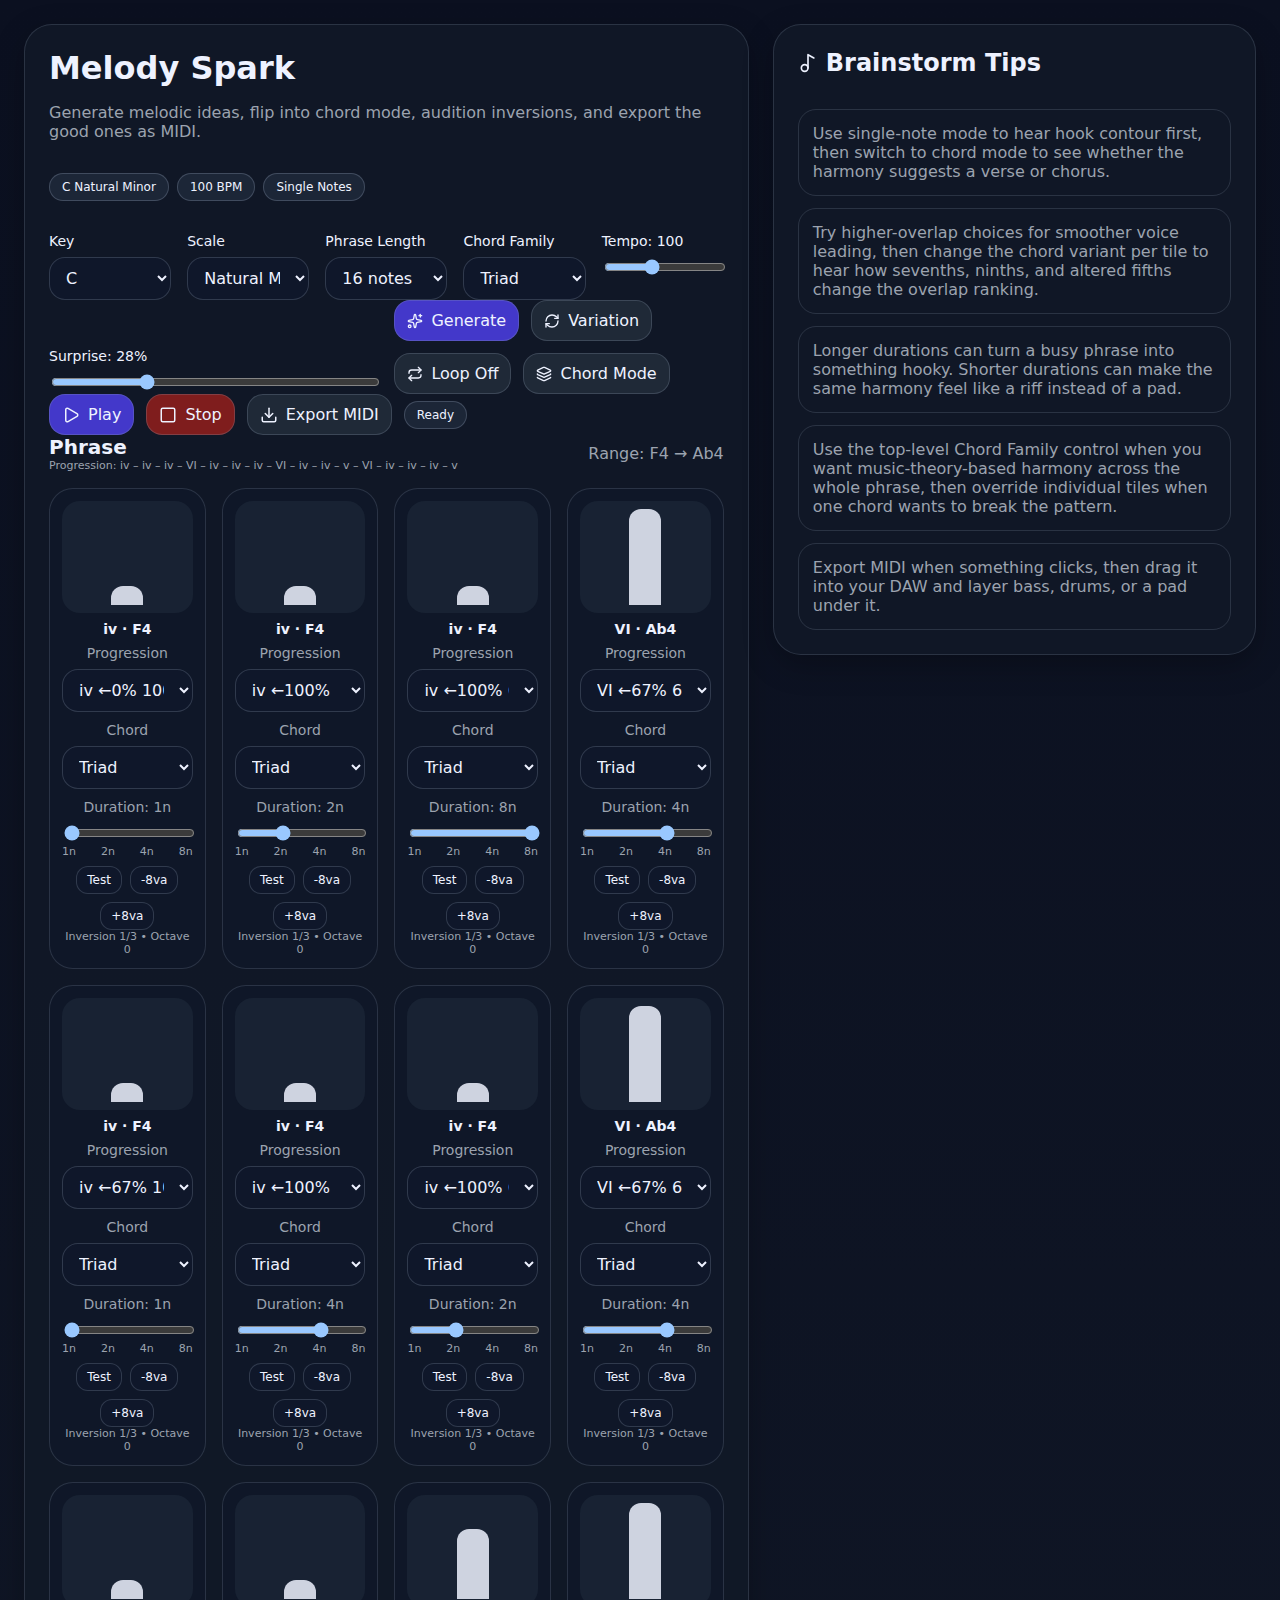
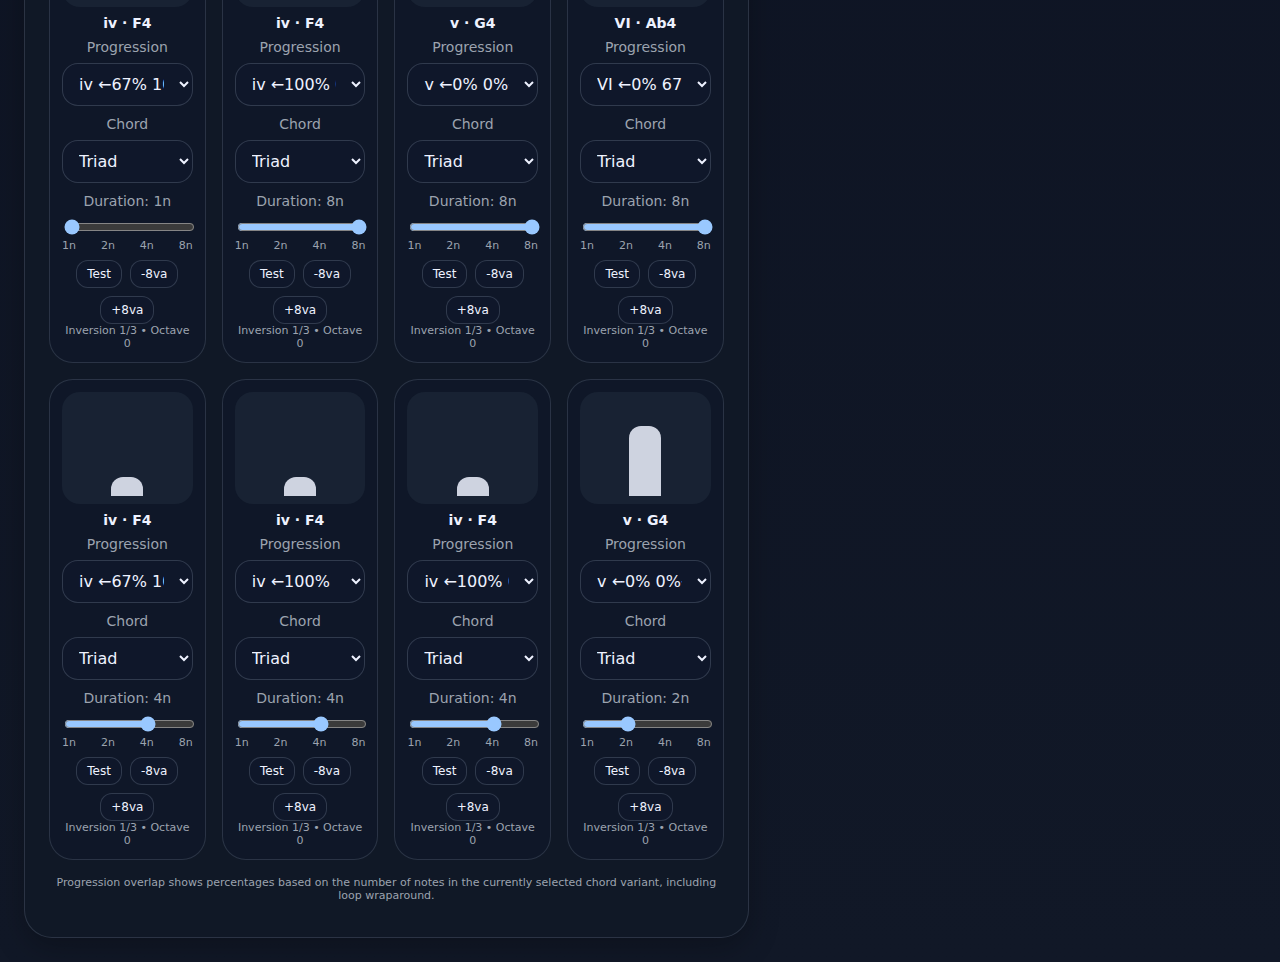
<file: melody-spark/index.html>
<!doctype html>
<html lang="en">
  <head>
    <meta charset="UTF-8" />
    <meta name="viewport" content="width=device-width, initial-scale=1.0" />
    <title>Melody Spark</title>
    <script type="module" crossorigin src="/melody-spark/assets/index-BMFTK7eN.js"></script>
    <link rel="stylesheet" crossorigin href="/melody-spark/assets/index-CXG2ZRge.css">
  </head>
  <body>
    <div id="root"></div>
  </body>
</html>
</file>
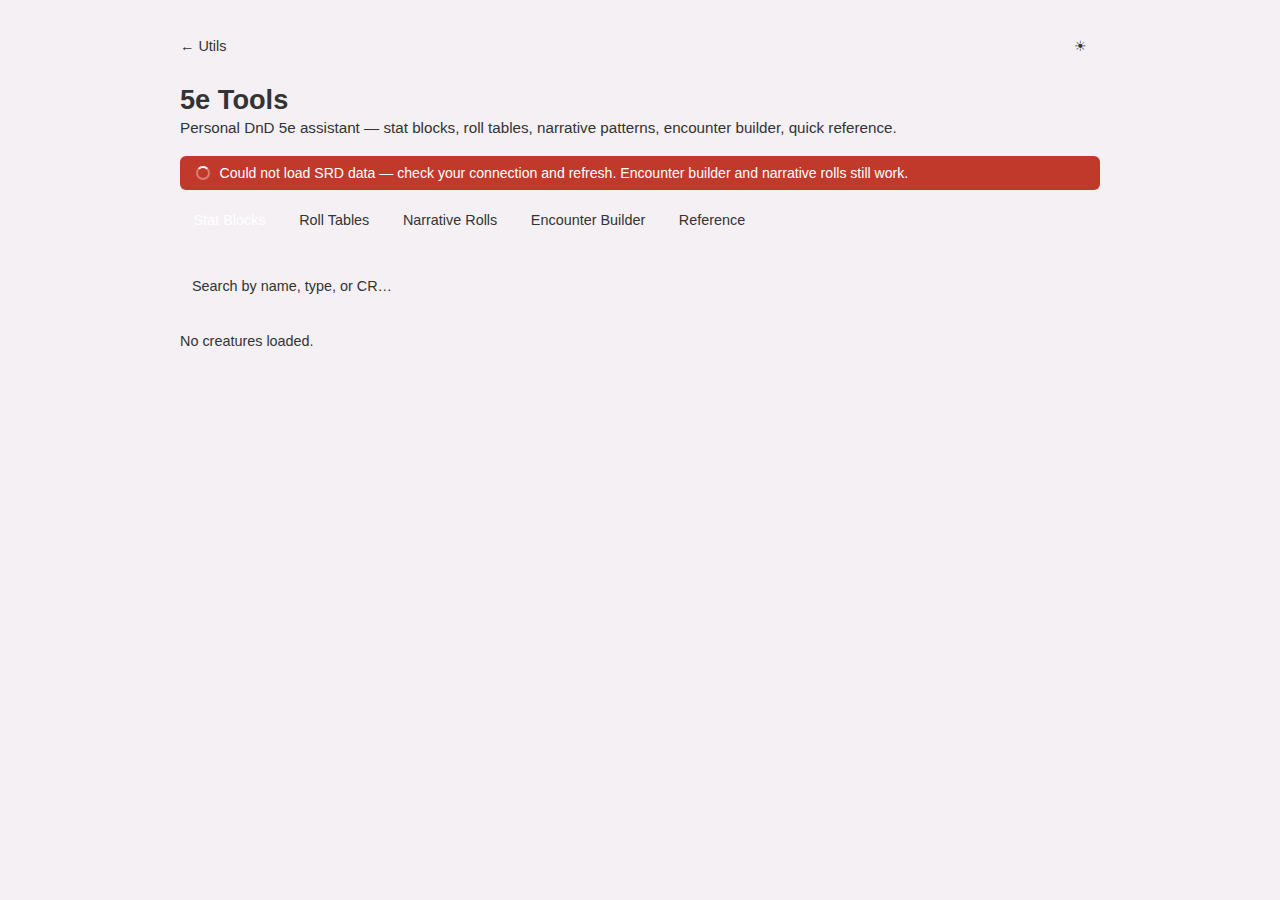
<file: 5e.html>
<!DOCTYPE html>
<html lang="en">
<head>
    <meta charset="UTF-8">
    <meta name="viewport" content="width=device-width, initial-scale=1.0">
    <title>5e Tools — Daniel M. Taub</title>
    <link type="text/css" rel="stylesheet" href="style.css">
    <style>
        * { box-sizing: border-box; }

        .page-wrap { max-width: 960px; margin: 0 auto; padding: 2rem 1.25rem 4rem; }

        .topbar { display: flex; justify-content: space-between; align-items: center; margin-bottom: 1.5rem; }
        .back-link { color: var(--accent); text-decoration: none; font-size: 0.9rem; }
        .back-link:hover { text-decoration: underline; }
        .theme-toggle { background: none; border: 1px solid var(--accent); border-radius: 20px; min-width: 40px; height: 28px; padding: 0 10px; cursor: pointer; color: var(--text); font-size: 0.85rem; }
        .theme-toggle:hover { border-color: var(--accent-soft); }

        h1.page-title { font-size: 1.7rem; margin: 0 0 0.2rem; color: var(--text); }
        .page-subtitle { color: var(--text-muted); font-size: 0.95rem; margin: 0 0 1.25rem; }

        /* ── Loading banner ── */
        #loadBanner { display:none; align-items:center; gap:0.6rem; background:var(--accent); color:#fff; padding:0.55rem 1rem; border-radius:6px; margin-bottom:1rem; font-size:0.88rem; }
        #loadBanner.err { background:#c0392b; }
        .spinner { width:14px; height:14px; border:2px solid rgba(255,255,255,.35); border-top-color:#fff; border-radius:50%; animation:spin .7s linear infinite; flex-shrink:0; }
        @keyframes spin { to { transform:rotate(360deg); } }

        /* ── Tabs ── */
        .tabs { display:flex; gap:0.4rem; flex-wrap:wrap; margin-bottom:1.5rem; border-bottom:1px solid var(--border); padding-bottom:0.75rem; }
        .tab-btn { background:none; border:1px solid var(--border); border-radius:6px; padding:0.4rem 0.85rem; cursor:pointer; font-size:0.9rem; color:var(--text-muted); transition:all .15s; }
        .tab-btn:hover { border-color:var(--accent-soft); color:var(--text); }
        .tab-btn.active { background:var(--accent); color:#fff; border-color:var(--accent); }
        .tab-panel { display:none; }
        .tab-panel.active { display:block; }

        /* ── Shared ── */
        .card { background:var(--surface); border:1px solid var(--border); border-radius:10px; padding:1.25rem 1.5rem; margin-bottom:1rem; box-shadow:0 2px 8px var(--shadow); }
        .card h2 { font-size:1.1rem; margin:0 0 0.75rem; color:var(--accent); }
        .card h3 { font-size:0.95rem; margin:0.85rem 0 0.4rem; color:var(--text); }

        .search-row { display:flex; gap:0.5rem; margin-bottom:1rem; }
        .search-input { flex:1; background:var(--surface); border:1px solid var(--border); border-radius:6px; padding:0.45rem 0.75rem; font-size:0.9rem; color:var(--text); }
        .search-input:focus { outline:none; border-color:var(--accent-soft); }
        .search-input::placeholder { color:var(--text-muted); }

        /* ── Stat blocks ── */
        .stat-grid { display:grid; grid-template-columns:repeat(auto-fill, minmax(280px,1fr)); gap:0.85rem; }
        .stat-block { background:var(--surface); border:1px solid var(--border); border-radius:8px; padding:1rem 1.1rem; box-shadow:0 1px 4px var(--shadow); }
        .stat-block.homebrew { border-color:var(--accent-soft); }
        .stat-block-name { font-weight:700; font-size:1rem; color:var(--accent); margin:0 0 0.15rem; }
        .stat-block-meta { font-size:0.78rem; color:var(--text-muted); margin:0 0 0.55rem; }
        .stat-row { display:flex; gap:0.35rem; flex-wrap:wrap; font-size:0.82rem; margin-bottom:0.4rem; }
        .stat-pill { background:var(--bg); border:1px solid var(--border); border-radius:4px; padding:0.15rem 0.45rem; white-space:nowrap; }
        .stat-pill strong { color:var(--accent); }
        .ability-grid { display:grid; grid-template-columns:repeat(6,1fr); gap:0.2rem; text-align:center; font-size:0.78rem; margin:0.45rem 0; }
        .ability-grid .ab-label { color:var(--text-muted); font-size:0.68rem; text-transform:uppercase; }
        .ability-grid .ab-val { font-weight:700; color:var(--text); font-size:0.8rem; }
        .stat-block-traits { font-size:0.78rem; color:var(--text-muted); line-height:1.5; margin-top:0.5rem; border-top:1px solid var(--border); padding-top:0.5rem; }
        .stat-block-traits em { color:var(--text); }
        .stat-empty { color:var(--text-muted); font-size:0.9rem; padding:1rem 0; }

        /* ── Roll tables ── */
        .roll-section { margin-bottom:0.6rem; }
        .roll-header { display:flex; justify-content:space-between; align-items:center; cursor:pointer; padding:0.7rem 1rem; background:var(--surface); border:1px solid var(--border); border-radius:8px; user-select:none; }
        .roll-header:hover { border-color:var(--accent-soft); }
        .roll-header h3 { margin:0; font-size:0.95rem; color:var(--text); }
        .roll-header .roll-meta { font-size:0.8rem; color:var(--text-muted); }
        .roll-body { display:none; background:var(--surface); border:1px solid var(--border); border-top:none; border-radius:0 0 8px 8px; overflow:hidden; }
        .roll-body.open { display:block; }
        .roll-result-bar { display:flex; align-items:center; gap:0.75rem; padding:0.55rem 1rem; border-bottom:1px solid var(--border); background:var(--bg); }
        .btn-roll { background:var(--accent); color:#fff; border:none; border-radius:6px; padding:0.3rem 0.8rem; cursor:pointer; font-size:0.85rem; }
        .btn-roll:hover { opacity:.85; }
        .roll-result-text { font-size:0.9rem; color:var(--text); font-style:italic; }

        /* ── Narrative ── */
        .narrative-section { margin-bottom:0.5rem; }
        .narrative-header { display:flex; align-items:center; gap:0.5rem; cursor:pointer; padding:0.6rem 1rem; background:var(--surface); border:1px solid var(--border); border-radius:8px; user-select:none; }
        .narrative-header:hover { border-color:var(--accent-soft); }
        .narrative-header .nh-icon { font-size:1rem; width:1.1rem; text-align:center; }
        .narrative-header h3 { margin:0; font-size:0.93rem; color:var(--text); flex:1; }
        .narrative-header .nh-sub { font-size:0.77rem; color:var(--text-muted); }
        .narrative-body { display:none; background:var(--surface); border:1px solid var(--border); border-top:none; border-radius:0 0 8px 8px; padding:0.7rem 1rem 1rem; }
        .narrative-body.open { display:block; }
        .roll-step { display:flex; gap:0.55rem; margin-bottom:0.4rem; font-size:0.87rem; align-items:flex-start; }
        .roll-step-num { background:var(--accent); color:#fff; border-radius:50%; width:1.25rem; height:1.25rem; min-width:1.25rem; display:flex; align-items:center; justify-content:center; font-size:0.7rem; font-weight:700; margin-top:0.1rem; }
        .roll-step-text { color:var(--text); line-height:1.5; }
        .roll-step-note { color:var(--text-muted); font-size:0.8rem; }
        .narrative-tip { margin-top:0.75rem; padding:0.45rem 0.7rem; background:var(--bg); border-left:3px solid var(--accent-soft); border-radius:0 4px 4px 0; font-size:0.82rem; color:var(--text-muted); }

        /* ── Reference tables ── */
        .ref-table { width:100%; border-collapse:collapse; font-size:0.88rem; margin-top:0.5rem; }
        .ref-table th { background:var(--bg); color:var(--text-muted); font-weight:600; text-align:left; padding:0.35rem 0.6rem; border-bottom:1px solid var(--border); }
        .ref-table td { padding:0.3rem 0.6rem; border-bottom:1px solid var(--border); color:var(--text); vertical-align:top; }
        .ref-table tr:last-child td { border-bottom:none; }
        .ref-table tr:hover td { background:var(--bg); }
        .ref-section-row td { background:var(--bg); font-style:italic; color:var(--text-muted); font-size:0.82rem; }

        .ref-grid { display:grid; grid-template-columns:repeat(auto-fit, minmax(240px,1fr)); gap:1.25rem; }

        /* alignment grid */
        .align-grid { display:grid; grid-template-columns:auto repeat(3,1fr); gap:1px; background:var(--border); border:1px solid var(--border); border-radius:6px; overflow:hidden; font-size:0.82rem; }
        .align-cell { background:var(--surface); padding:0.45rem 0.55rem; }
        .align-header { background:var(--bg); color:var(--text-muted); font-weight:600; text-align:center; padding:0.35rem 0.55rem; }
        .align-row-label { background:var(--bg); color:var(--text-muted); font-weight:600; display:flex; align-items:center; justify-content:flex-end; padding:0.35rem 0.6rem; writing-mode:horizontal-tb; }
        .align-abbr { font-weight:700; color:var(--accent); display:block; font-size:0.9rem; }
        .align-desc { color:var(--text-muted); font-size:0.75rem; line-height:1.35; }

        /* ── Encounter builder ── */
        .enc-toolbar { display:flex; gap:0.5rem; flex-wrap:wrap; margin-bottom:1rem; align-items:flex-end; }
        .field-group { display:flex; flex-direction:column; gap:0.2rem; }
        .field-group label { font-size:0.78rem; color:var(--text-muted); }
        .enc-input { background:var(--surface); border:1px solid var(--border); border-radius:6px; padding:0.4rem 0.6rem; font-size:0.88rem; color:var(--text); width:110px; }
        .enc-input.wide { width:190px; }
        .enc-input:focus { outline:none; border-color:var(--accent-soft); }
        .btn { background:var(--accent); color:#fff; border:none; border-radius:6px; padding:0.4rem 0.9rem; cursor:pointer; font-size:0.88rem; transition:opacity .15s; align-self:flex-end; }
        .btn:hover { opacity:.85; }
        .btn.secondary { background:none; color:var(--accent); border:1px solid var(--accent); }
        .btn.secondary:hover { background:var(--bg); }
        .btn.danger { background:#c0392b; }
        .btn.sm { padding:0.25rem 0.55rem; font-size:0.8rem; }

        .enc-slots { display:flex; gap:0.4rem; flex-wrap:wrap; margin:0; }
        .enc-slot { background:var(--bg); border:1px solid var(--border); border-radius:6px; padding:0.28rem 0.7rem; font-size:0.85rem; cursor:pointer; color:var(--text-muted); transition:all .15s; }
        .enc-slot:hover, .enc-slot.active { border-color:var(--accent); color:var(--text); }
        .enc-slot.active { background:var(--surface); font-weight:600; color:var(--accent); }

        .combatant-list { display:flex; flex-direction:column; gap:0.45rem; margin-bottom:1rem; }
        .combatant-row { display:flex; align-items:center; gap:0.5rem; background:var(--surface); border:1px solid var(--border); border-radius:8px; padding:0.5rem 0.7rem; flex-wrap:wrap; }
        .combatant-row.active-turn { border-color:var(--accent); box-shadow:0 0 0 1px var(--accent); }
        .combatant-row.defeated { opacity:.4; }
        .comb-init { font-size:1.05rem; font-weight:700; color:var(--accent); min-width:1.8rem; text-align:center; }
        .comb-name { font-weight:600; font-size:0.9rem; flex:1; min-width:90px; }
        .comb-ac { font-size:0.8rem; color:var(--text-muted); white-space:nowrap; }
        .comb-hp-wrap { display:flex; align-items:center; gap:0.3rem; }
        .hp-bar-wrap { width:70px; height:5px; background:var(--border); border-radius:3px; overflow:hidden; }
        .hp-bar { height:100%; background:#5cb85c; border-radius:3px; transition:width .2s; }
        .hp-bar.mid { background:#f0ad4e; }
        .hp-bar.low { background:#d9534f; }
        .comb-hp { font-size:0.85rem; white-space:nowrap; }
        .comb-hp-input { width:48px; background:var(--bg); border:1px solid var(--border); border-radius:4px; padding:0.18rem 0.3rem; font-size:0.82rem; color:var(--text); text-align:center; }
        .comb-conditions { font-size:0.72rem; flex:1; min-width:70px; }
        .condition-tag { display:inline-block; background:var(--bg); border:1px solid var(--border); border-radius:3px; padding:0 0.28rem; margin:0.08rem; cursor:pointer; color:var(--text-muted); }
        .condition-tag.on { background:var(--accent); color:#fff; border-color:var(--accent); }

        .round-tracker { display:flex; align-items:center; gap:0.85rem; font-size:0.88rem; margin-bottom:0.7rem; padding:0.45rem 0.7rem; background:var(--bg); border-radius:6px; border:1px solid var(--border); flex-wrap:wrap; }
        .round-tracker strong { color:var(--accent); }

        .enc-io textarea { width:100%; height:110px; background:var(--surface); border:1px solid var(--border); border-radius:6px; padding:0.45rem 0.7rem; font-size:0.82rem; color:var(--text); font-family:monospace; resize:vertical; margin-top:0.5rem; }
        .enc-io textarea:focus { outline:none; border-color:var(--accent-soft); }

        @media (max-width:520px) {
            .stat-grid { grid-template-columns:1fr; }
            .enc-input.wide { width:100%; }
            .hp-bar-wrap { display:none; }
            .ref-grid { grid-template-columns:1fr; }
        }
    </style>
</head>
<body><script>if(localStorage.getItem('theme')==='dark')document.body.classList.add('dark');</script>
<div class="page-wrap">
    <div class="topbar">
        <a class="back-link" href="utils.html">← Utils</a>
        <button class="theme-toggle" id="themeToggle">☀</button>
    </div>
    <h1 class="page-title">5e Tools</h1>
    <p class="page-subtitle">Personal DnD 5e assistant — stat blocks, roll tables, narrative patterns, encounter builder, quick reference.</p>

    <div id="loadBanner"><span class="spinner"></span><span id="loadMsg">Loading…</span></div>

    <div class="tabs">
        <button class="tab-btn active" data-tab="statblocks">Stat Blocks</button>
        <button class="tab-btn" data-tab="rolltables">Roll Tables</button>
        <button class="tab-btn" data-tab="narrative">Narrative Rolls</button>
        <button class="tab-btn" data-tab="encounter">Encounter Builder</button>
        <button class="tab-btn" data-tab="reference">Reference</button>
    </div>

    <!-- ══ STAT BLOCKS ══════════════════════════════════════════════════════ -->
    <div id="tab-statblocks" class="tab-panel active">
        <div class="search-row">
            <input class="search-input" id="statSearch" type="text" placeholder="Search by name, type, or CR…">
        </div>
        <div id="statGrid"><p class="stat-empty">Loading SRD monsters…</p></div>
    </div>

    <!-- ══ ROLL TABLES ══════════════════════════════════════════════════════ -->
    <div id="tab-rolltables" class="tab-panel">
        <div id="rollTablesContainer"></div>
    </div>

    <!-- ══ NARRATIVE ════════════════════════════════════════════════════════ -->
    <div id="tab-narrative" class="tab-panel">
        <div class="card" style="margin-bottom:1rem">
            <h2>Narrative Roll Pattern Library</h2>
            <p style="font-size:0.88rem;color:var(--text-muted);margin:0">Common "roll packages" — sequences of checks that fit recurring story situations. Adapt DCs to your party level.</p>
            <div class="narrative-tip" style="margin-top:0.75rem">General principle: 2–3 rolls per situation feels satisfying. More than 3 starts to feel like dice tax. One good roll with a creative interpretation often beats a chain of mediocre ones.</div>
        </div>
        <div id="narrativeContainer"></div>
    </div>

    <!-- ══ ENCOUNTER BUILDER ════════════════════════════════════════════════ -->
    <div id="tab-encounter" class="tab-panel">
        <div class="card">
            <h2>Encounter Builder</h2>
            <div style="display:flex;gap:0.5rem;flex-wrap:wrap;align-items:center;margin-bottom:0.75rem">
                <strong style="font-size:0.88rem">Encounters:</strong>
                <div class="enc-slots" id="encSlots"></div>
                <button class="btn secondary sm" id="btnNewEnc">+ New</button>
                <button class="btn secondary sm" id="btnRenameEnc">Rename</button>
                <button class="btn danger sm" id="btnDeleteEnc">Delete</button>
            </div>
            <div class="round-tracker">
                <span>Round <strong id="roundNum">1</strong></span>
                <span>Turn <strong id="turnNum">—</strong></span>
                <button class="btn sm" id="btnNextTurn">Next Turn ▶</button>
                <button class="btn secondary sm" id="btnRollInit">Roll Initiative</button>
                <button class="btn secondary sm" id="btnSortInit">Sort</button>
                <button class="btn secondary sm" id="btnResetRound" style="margin-left:auto">Reset</button>
            </div>
            <div class="enc-toolbar">
                <div class="field-group"><label>Name</label><input class="enc-input wide" id="addName" placeholder="Goblin Scout" type="text"></div>
                <div class="field-group"><label>HP</label><input class="enc-input" id="addHp" placeholder="7" type="number" min="0"></div>
                <div class="field-group"><label>AC</label><input class="enc-input" id="addAc" placeholder="13" type="number" min="0"></div>
                <div class="field-group"><label>Init</label><input class="enc-input" id="addInit" placeholder="auto" type="number"></div>
                <div class="field-group"><label>Type</label>
                    <select class="enc-input" id="addType">
                        <option value="enemy">Enemy</option>
                        <option value="ally">Ally / PC</option>
                        <option value="neutral">Neutral</option>
                    </select>
                </div>
                <button class="btn" id="btnAddCombatant">Add</button>
            </div>
            <div class="combatant-list" id="combatantList"></div>
            <div>
                <strong style="font-size:0.85rem;color:var(--text-muted)">Import / Export</strong>
                <div style="display:flex;gap:0.5rem;margin-top:0.4rem;flex-wrap:wrap">
                    <button class="btn secondary sm" id="btnExport">Export JSON</button>
                    <button class="btn secondary sm" id="btnImport">Import JSON</button>
                </div>
                <div class="enc-io"><textarea id="jsonIO" placeholder="Paste JSON here to import, or click Export…"></textarea></div>
            </div>
        </div>
    </div>

    <!-- ══ REFERENCE ════════════════════════════════════════════════════════ -->
    <div id="tab-reference" class="tab-panel">
        <div class="ref-grid">

            <div class="card">
                <h2>Proficiency Bonus</h2>
                <table class="ref-table">
                    <thead><tr><th>Level</th><th>Bonus</th></tr></thead>
                    <tbody>
                        <tr><td>1–4</td><td>+2</td></tr>
                        <tr><td>5–8</td><td>+3</td></tr>
                        <tr><td>9–12</td><td>+4</td></tr>
                        <tr><td>13–16</td><td>+5</td></tr>
                        <tr><td>17–20</td><td>+6</td></tr>
                    </tbody>
                </table>
            </div>

            <div class="card">
                <h2>Ability Score → Modifier</h2>
                <table class="ref-table">
                    <thead><tr><th>Score</th><th>Modifier</th></tr></thead>
                    <tbody>
                        <tr><td>1</td><td>−5</td></tr>
                        <tr><td>2–3</td><td>−4</td></tr>
                        <tr><td>4–5</td><td>−3</td></tr>
                        <tr><td>6–7</td><td>−2</td></tr>
                        <tr><td>8–9</td><td>−1</td></tr>
                        <tr><td>10–11</td><td>+0</td></tr>
                        <tr><td>12–13</td><td>+1</td></tr>
                        <tr><td>14–15</td><td>+2</td></tr>
                        <tr><td>16–17</td><td>+3</td></tr>
                        <tr><td>18–19</td><td>+4</td></tr>
                        <tr><td>20–21</td><td>+5</td></tr>
                    </tbody>
                </table>
            </div>

            <div class="card">
                <h2>Spell Save DCs</h2>
                <p style="font-size:0.85rem;color:var(--text-muted);margin:0 0 0.5rem">Formula: <strong style="color:var(--text)">8 + Prof Bonus + Spellcasting Modifier</strong></p>
                <table class="ref-table">
                    <thead><tr><th>Class(es)</th><th>Ability</th></tr></thead>
                    <tbody>
                        <tr><td>Wizard, Artificer</td><td>Intelligence</td></tr>
                        <tr><td>Cleric, Druid, Ranger</td><td>Wisdom</td></tr>
                        <tr><td>Bard, Paladin, Sorcerer, Warlock</td><td>Charisma</td></tr>
                    </tbody>
                </table>
                <h3 style="margin-top:0.85rem">Common DC targets</h3>
                <table class="ref-table">
                    <thead><tr><th>Difficulty</th><th>DC</th></tr></thead>
                    <tbody>
                        <tr><td>Very Easy</td><td>5</td></tr>
                        <tr><td>Easy</td><td>10</td></tr>
                        <tr><td>Medium</td><td>15</td></tr>
                        <tr><td>Hard</td><td>20</td></tr>
                        <tr><td>Very Hard</td><td>25</td></tr>
                        <tr><td>Nearly Impossible</td><td>30</td></tr>
                    </tbody>
                </table>
            </div>

            <div class="card">
                <h2>Alignment</h2>
                <div class="align-grid">
                    <div class="align-header"></div>
                    <div class="align-header">Lawful</div>
                    <div class="align-header">Neutral</div>
                    <div class="align-header">Chaotic</div>
                    <div class="align-row-label">Good</div>
                    <div class="align-cell"><span class="align-abbr">LG</span><span class="align-desc">Honor, virtue, authority in service of the greater good</span></div>
                    <div class="align-cell"><span class="align-abbr">NG</span><span class="align-desc">Kindness and good deeds without care for rules or chaos</span></div>
                    <div class="align-cell"><span class="align-abbr">CG</span><span class="align-desc">Freedom, individualism, good intentions, dislikes authority</span></div>
                    <div class="align-row-label">Neutral</div>
                    <div class="align-cell"><span class="align-abbr">LN</span><span class="align-desc">Order and duty without strong moral agenda</span></div>
                    <div class="align-cell"><span class="align-abbr">N</span><span class="align-desc">Balance, pragmatism, avoids extremes</span></div>
                    <div class="align-cell"><span class="align-abbr">CN</span><span class="align-desc">Freedom, unreliability, follows whims</span></div>
                    <div class="align-row-label">Evil</div>
                    <div class="align-cell"><span class="align-abbr">LE</span><span class="align-desc">Methodical evil, power through order and discipline</span></div>
                    <div class="align-cell"><span class="align-abbr">NE</span><span class="align-desc">Pure self-interest, no honor or loyalty</span></div>
                    <div class="align-cell"><span class="align-abbr">CE</span><span class="align-desc">Chaos, cruelty, destruction for its own sake</span></div>
                </div>
            </div>

        </div>

        <!-- Conditions — full width -->
        <div class="card" style="margin-top:0">
            <h2>Conditions</h2>
            <table class="ref-table">
                <thead><tr><th>Condition</th><th>Key Effect</th></tr></thead>
                <tbody>
                    <tr><td>Blinded</td><td>Auto-miss ranged; attacks against it have advantage</td></tr>
                    <tr><td>Charmed</td><td>Can't attack charmer; charmer has adv on social checks vs it</td></tr>
                    <tr><td>Frightened</td><td>Disadv on checks/attacks while source visible; can't move closer</td></tr>
                    <tr><td>Grappled</td><td>Speed 0; ends if grappler incapacitated or target escapes</td></tr>
                    <tr><td>Incapacitated</td><td>No actions or reactions</td></tr>
                    <tr><td>Invisible</td><td>Attacks have advantage; attacks against it have disadvantage</td></tr>
                    <tr><td>Paralyzed</td><td>Incapacitated, can't move/speak; attacks within 5 ft auto-crit</td></tr>
                    <tr><td>Petrified</td><td>Turned to stone; paralyzed + resistant to all damage</td></tr>
                    <tr><td>Poisoned</td><td>Disadvantage on attack rolls and ability checks</td></tr>
                    <tr><td>Prone</td><td>Disadv on attacks; attacks within 5 ft have adv, ranged disadv</td></tr>
                    <tr><td>Restrained</td><td>Speed 0; disadv on attacks; attacks against it have advantage</td></tr>
                    <tr><td>Stunned</td><td>Incapacitated; auto-fail Str/Dex saves; attacks have advantage</td></tr>
                    <tr><td>Unconscious</td><td>Stunned + prone + auto-crit within 5 ft</td></tr>
                    <tr><td>Exhaustion 1</td><td>Disadvantage on ability checks</td></tr>
                    <tr><td>Exhaustion 2</td><td>Speed halved</td></tr>
                    <tr><td>Exhaustion 3</td><td>Disadvantage on attack rolls and saving throws</td></tr>
                    <tr><td>Exhaustion 4</td><td>Hit point maximum halved</td></tr>
                    <tr><td>Exhaustion 5</td><td>Speed = 0</td></tr>
                    <tr><td>Exhaustion 6</td><td>Death</td></tr>
                </tbody>
            </table>
        </div>

        <!-- Weapons — populated from SRD -->
        <div class="card">
            <h2>Weapons</h2>
            <div id="weaponsTableWrap"><p style="color:var(--text-muted);font-size:0.88rem">Loading from SRD…</p></div>
        </div>
    </div>
</div>

<script>
/*
  ╔══════════════════════════════════════════════════════════════════════════╗
  ║  HOMEBREW EXTENSION                                                       ║
  ║  Set window.HOMEBREW_5E before this script to inject custom content.      ║
  ║                                                                            ║
  ║  window.HOMEBREW_5E = {                                                   ║
  ║    creatures: [                                                            ║
  ║      {                                                                     ║
  ║        name: 'My Monster',                                                ║
  ║        typeLine: 'Medium humanoid, chaotic neutral',                      ║
  ║        cr: '2',                                                            ║
  ║        hp: '45',  hpDice: '(7d8+14)',                                     ║
  ║        ac: '14',  speed: '30 ft.',                                        ║
  ║        str:'16 (+3)', dex:'14 (+2)', con:'14 (+2)',                       ║
  ║        int:'10 (+0)', wis:'10 (+0)', cha:'8 (-1)',                        ║
  ║        traits: 'Optional free-text trait notes.'                          ║
  ║      }                                                                     ║
  ║    ],                                                                      ║
  ║    rollTables: [                                                           ║
  ║      { name:'My Table', die:'d6', entries:['A','B','C','D','E','F'] }     ║
  ║    ]                                                                       ║
  ║  };                                                                        ║
  ╚══════════════════════════════════════════════════════════════════════════╝
*/

// ─── SRD CONFIG — loaded from 5e-meta.json ───────────────────────────────────
// All source URLs, array indices, and regex patterns live in 5e-meta.json.
// Edit that file to update offsets if the SRD source ever changes.
// The only thing hardcoded here is the path to the metadata file itself.
const META_URL = '5e-meta.json';

// ─── SRD PARSING HELPERS ─────────────────────────────────────────────────────
function extractText(item) {
  return (item.subelements || []).map(s => (s.text || '').trim()).join(' ').replace(/\s+/g, ' ').trim();
}
function rowTexts(row) {
  return row.map(cell =>
    (cell.subelements || []).map(s => (s.text || '').trim()).join(' ').replace(/\s+/g, ' ').trim()
  );
}

// ─── WEAPONS PARSER ──────────────────────────────────────────────────────────
function parseWeapons(data, meta) {
  const cfg = meta.weapons;
  let category = 'Simple Melee Weapons';
  const headerTbl = data[cfg.header_table_idx];
  if (headerTbl && headerTbl.type === 'table' && (headerTbl.rows || []).length >= 2) {
    const cat = rowTexts(headerTbl.rows[1]);
    if (cat.length === 1 && cat[0]) category = cat[0];
  }

  const tbl = data[cfg.data_table_idx];
  if (!tbl || tbl.type !== 'table') return [];

  const weapons = [];
  for (const row of (tbl.rows || [])) {
    const cells = rowTexts(row);
    if (cells.length === 1 && cells[0]) {
      category = cells[0];
    } else if (cells.length >= 3 && cells[0]) {
      weapons.push({
        name      : cells[0],
        cost      : cells[1] || '—',
        damage    : cells[2] || '—',
        weight    : cells[3] || '—',
        properties: (cells[4] || '').replace(/\s*--\s*/g, '-') || '—',
        category,
      });
    }
  }
  return weapons;
}

// ─── MONSTER PARSER ──────────────────────────────────────────────────────────
function parseMonsters(data, meta) {
  const cfg        = meta.monsters;
  const typeRe     = new RegExp(cfg.type_line_re, cfg.type_line_re_flags);
  const actionSet  = new Set(cfg.action_headings);
  const statHeader = cfg.stat_table_header[0]; // "STR"
  const fp         = cfg.field_patterns;
  // Compile field regexes once
  const acRe    = new RegExp(fp.ac.re,    fp.ac.flags);
  const hpRe    = new RegExp(fp.hp.re,    fp.hp.flags);
  const speedRe = new RegExp(fp.speed.re, fp.speed.flags);
  const crRe    = new RegExp(fp.cr.re,    fp.cr.flags);

  const monsters = [];

  for (let i = cfg.start_idx; i < data.length - 5; i++) {
    const item = data[i];
    if (item.type !== 'h4') continue;

    const name = extractText(item);
    if (!name || name.length > cfg.name_max_length) continue;

    const next = data[i + 1];
    if (!next || next.type !== 'paragraph') continue;
    const typeLine = extractText(next);
    if (!typeRe.test(typeLine)) continue;

    const m = { name, typeLine };

    for (let j = i + 2; j < i + cfg.lookahead_limit && j < data.length; j++) {
      const it = data[j];
      if (it.type === 'h4') {
        if (!actionSet.has(extractText(it))) break;
        continue;
      }
      if (it.type === 'h3' || it.type === 'h2' || it.type === 'h1') break;

      if (it.type === 'paragraph') {
        const txt = extractText(it);
        if (!m.ac    ) { const r = acRe.exec(txt);    if (r) m.ac = r[fp.ac.group]; }
        if (!m.hp    ) { const r = hpRe.exec(txt);    if (r) { m.hp = r[fp.hp.group]; m.hpDice = r[fp.hp.group2] || ''; } }
        if (!m.speed ) { const r = speedRe.exec(txt); if (r) m.speed = r[fp.speed.group].replace(/\s+/g,' ').trim(); }
        if (!m.cr    ) { const r = crRe.exec(txt);    if (r) m.cr = r[fp.cr.group]; }
      }

      if (it.type === 'table' && !m.str) {
        const rows = it.rows || [];
        if (rows.length >= 2 && rowTexts(rows[0])[0] === statHeader) {
          const v = rowTexts(rows[1]);
          [m.str, m.dex, m.con, m.int, m.wis, m.cha] = v;
        }
      }
    }

    monsters.push(m);
  }
  return monsters;
}

// ─── SRD LOADER + CACHE ──────────────────────────────────────────────────────
async function loadSRD(meta) {
  const cached = localStorage.getItem(meta.cache_key);
  if (cached) {
    try { return JSON.parse(cached); } catch(e) { localStorage.removeItem(meta.cache_key); }
  }
  showBanner('Fetching SRD 5.1 (~13 MB, first visit only)…');
  const resp = await fetch(meta.srd_url);
  if (!resp.ok) throw new Error(`HTTP ${resp.status}`);
  showBanner('Parsing monsters and equipment…');
  const raw    = await resp.json();
  const parsed = { weapons: parseWeapons(raw, meta), monsters: parseMonsters(raw, meta) };
  try { localStorage.setItem(meta.cache_key, JSON.stringify(parsed)); } catch(e) { /* storage full */ }
  return parsed;
}

// ─── BANNER ──────────────────────────────────────────────────────────────────
function showBanner(msg, isErr) {
  const el = document.getElementById('loadBanner');
  if (!msg) { el.style.display = 'none'; return; }
  el.style.display = 'flex';
  el.classList.toggle('err', !!isErr);
  document.getElementById('loadMsg').textContent = msg;
}

// ─── THEME ───────────────────────────────────────────────────────────────────
(function(){
  const btn = document.getElementById('themeToggle');
  function setDark(d, save) {
    document.body.classList.toggle('dark', d);
    if (save) localStorage.setItem('theme', d ? 'dark' : 'light');
    btn.textContent = d ? '🌙' : '☀';
  }
  setDark(document.body.classList.contains('dark'));
  btn.addEventListener('click', () => setDark(!document.body.classList.contains('dark'), true));
})();

// ─── TABS ────────────────────────────────────────────────────────────────────
document.querySelectorAll('.tab-btn').forEach(btn => {
  btn.addEventListener('click', () => {
    document.querySelectorAll('.tab-btn').forEach(b => b.classList.remove('active'));
    document.querySelectorAll('.tab-panel').forEach(p => p.classList.remove('active'));
    btn.classList.add('active');
    document.getElementById('tab-' + btn.dataset.tab).classList.add('active');
  });
});

// ─── STAT BLOCKS ─────────────────────────────────────────────────────────────
let ALL_CREATURES = [];

function renderStatBlock(c) {
  const isHB = c._homebrew;
  const abilLabels = ['STR','DEX','CON','INT','WIS','CHA'];
  const abilKeys   = ['str','dex','con','int','wis','cha'];
  const abilCells  = abilKeys.map((k, i) => {
    const val = c[k] || '—';
    return `<div><div class="ab-label">${abilLabels[i]}</div><div class="ab-val">${val}</div></div>`;
  }).join('');
  return `<div class="stat-block${isHB?' homebrew':''}">
    <div class="stat-block-name">${c.name}${isHB?' <span style="font-size:0.7rem;color:var(--accent-soft)">[HB]</span>':''}</div>
    <div class="stat-block-meta">${c.typeLine || c.type || ''}${c.cr ? ' — CR '+c.cr : ''}</div>
    <div class="stat-row">
      <span class="stat-pill"><strong>HP</strong> ${c.hp||'?'}${c.hpDice?' <span style="color:var(--text-muted);font-size:0.75rem">'+c.hpDice+'</span>':''}</span>
      <span class="stat-pill"><strong>AC</strong> ${c.ac||'?'}</span>
      ${c.speed ? `<span class="stat-pill"><strong>Spd</strong> ${c.speed}</span>` : ''}
    </div>
    <div class="ability-grid">${abilCells}</div>
    ${c.traits ? `<div class="stat-block-traits">${c.traits}</div>` : ''}
  </div>`;
}

function buildStatGrid(filter) {
  const q = (filter || '').toLowerCase();
  const grid = document.getElementById('statGrid');
  const results = q
    ? ALL_CREATURES.filter(c =>
        c.name.toLowerCase().includes(q) ||
        (c.typeLine||'').toLowerCase().includes(q) ||
        ('cr'+(c.cr||'')).includes(q)
      )
    : ALL_CREATURES;
  if (!results.length) {
    grid.innerHTML = `<p class="stat-empty">${q ? 'No matches.' : 'No creatures loaded.'}</p>`;
    return;
  }
  grid.innerHTML = `<div class="stat-grid">${results.map(renderStatBlock).join('')}</div>`;
}

document.getElementById('statSearch').addEventListener('input', e => buildStatGrid(e.target.value));

// ─── ROLL TABLES ─────────────────────────────────────────────────────────────
const BUILTIN_ROLL_TABLES = [
  { name:'Random NPC Trait', die:'d20', entries:['Speaks in a constant whisper','Missing an ear','Hums tunelessly while thinking','Never makes eye contact','Constantly fidgets with a ring','Has a noticeable regional accent','Distrusts magic deeply','Carries a faded letter they won\'t explain','Laughs at inappropriate times','Smells strongly of pine or herbs','Has a glass eye','Quotes proverbs that don\'t quite fit','Excessively formal in all speech','Treats their horse better than people','Scars from an obvious old fire','Wears mismatched boots','Twitches when someone mentions a specific city','Speaks to animals as if they understand','Keeps a detailed journal, writes after every conversation','Claims to have met someone famous under dubious circumstances'] },
  { name:'NPC Motivation', die:'d12', entries:['Survival — desperate, running out of options','Loyalty — protecting someone they love','Greed — always weighing what\'s in it for them','Duty — bound by oath, law, or station','Fear — something threatens them or their secret','Ambition — on the rise, using everyone as a step','Grief — a recent loss is driving their choices','Curiosity — can\'t leave a mystery alone','Revenge — a specific wrong consumes them','Guilt — atoning for something real or imagined','Idealism — truly believes in a cause, however naively','Manipulation — lying about all of the above'] },
  { name:'Urban Encounter', die:'d12', entries:['A pickpocket fleeing through the crowd','Two merchants in heated dispute, gathering an audience','A street healer hawking dubious remedies','A guard looking for someone matching one PC\'s description','A hooded figure drops a sealed letter and disappears','A public flogging drawing a crowd','A beggar who knows more than they let on','A cart overturns spilling exotic goods','A bard who\'s heard of the party — and has the details wrong','A fire breaks out in a nearby building','Two rival gang members eyeing each other across the market','A child following the party convinced one of them is their lost parent'] },
  { name:'Wilderness Encounter', die:'d12', entries:['Tracks of something large — recent','An abandoned campsite, still-warm coals','A wounded traveler, alone on the road','A merchant caravan stopped for a broken wheel','Strange fog that doesn\'t lift till midday','Territorial predator blocking the path','A standing stone with faded script','Goblin or bandit ambush, poorly executed','An old shrine with a fresh offering','A flooded river crossing — needs another route','Another adventuring party, going the opposite direction','Evidence of a battle — no survivors, but recent'] },
  { name:'Dungeon Event', die:'d10', entries:['Distant scraping stone','A light source ahead that shouldn\'t be there','Water seeping through the ceiling','Smell of something rotting','Graffiti in a language nobody recognizes','A tripwire, already disarmed','Sounds of arguing creatures in the next room','A door opens from the other side as the party approaches','A section of floor gives slightly underfoot','Something small scurries away from the torchlight'] },
  { name:'Weather', die:'d8', entries:['Clear and still — unnaturally quiet','Light rain, comfortable for travel','Heavy rain — visibility halved, tracks wash away','Thunderstorm — Perception at disadvantage','Thick fog — 60 ft max visibility','Scorching heat — DC 10 Con per hour or 1 exhaustion','Bitter cold — unprotected: 1d4 cold damage per hour','Unseasonal snow or hail — difficult terrain outdoors'] },
  { name:'Treasure Flavor', die:'d12', entries:['Gold coins with an unfamiliar mint mark','A gem wrapped in oilcloth and hidden in a boot','A small statue of a deity — valuable to the right buyer','A letter of credit from a distant bank','Fine jewelry, clearly a set — one piece missing','A vial of perfume worth more than it looks','A small locked box with no key','Military medals from a disbanded order','A pouch of spell components — one rare ingredient included','A hand-drawn map with no labels, only landmarks','Promissory notes signed by a local noble','An antique weapon — no magic, but historically significant'] },
  { name:'Random Human Name', die:'d12', entries:['Aldric Vane','Seren Holt','Mira Ashwood','Torben Gull','Isolde Crane','Daveth Marsh','Lysa Fenn','Corwin Slate','Nessa Briar','Edric Hale','Wynn Caldwell','Petra Dusk'] },
];

let ALL_ROLL_TABLES = [];

function buildRollTables(tables) {
  ALL_ROLL_TABLES = tables;
  const container = document.getElementById('rollTablesContainer');
  container.innerHTML = tables.map((t, i) => {
    const isHB = t._homebrew ? ' <span style="font-size:0.72rem;color:var(--accent-soft)">[HB]</span>' : '';
    return `<div class="roll-section">
      <div class="roll-header" data-idx="${i}">
        <h3>${t.name}${isHB}</h3>
        <span class="roll-meta">${t.die} · ${t.entries.length} results</span>
      </div>
      <div class="roll-body" id="rtbody-${i}">
        <div class="roll-result-bar">
          <button class="btn-roll" data-idx="${i}">Roll ${t.die}</button>
          <span class="roll-result-text" id="rtresult-${i}">—</span>
        </div>
        <table class="ref-table"><thead><tr><th>#</th><th>Result</th></tr></thead><tbody>
          ${t.entries.map((e,j) => `<tr><td>${j+1}</td><td>${e}</td></tr>`).join('')}
        </tbody></table>
      </div>
    </div>`;
  }).join('');

  container.querySelectorAll('.roll-header').forEach(h => {
    h.addEventListener('click', () => document.getElementById('rtbody-'+h.dataset.idx).classList.toggle('open'));
  });
  container.querySelectorAll('.btn-roll').forEach(btn => {
    btn.addEventListener('click', e => {
      e.stopPropagation();
      const t = ALL_ROLL_TABLES[btn.dataset.idx];
      document.getElementById('rtresult-'+btn.dataset.idx).textContent =
        t.entries[Math.floor(Math.random() * t.entries.length)];
    });
  });
}

// ─── NARRATIVE ───────────────────────────────────────────────────────────────
const NARRATIVE_DATA = [
  { icon:'🌿', category:'Environmental Hazards', scenarios:[
    { name:'Hostile Environment Travel', sub:'blizzard, poisoned tunnel, volcanic heat', steps:[
      { check:'Group Survival (Wis)', note:'find the safest path — fail = disadvantage forward' },
      { check:'Con Save', note:'resist environmental damage (cold, poison, heat)' },
      { check:'Perception', note:'notice a shortcut, shelter, or incoming danger' },
    ]},
    { name:'Unstable Terrain', sub:'cave-in, crumbling floor, flooding chamber', steps:[
      { check:'Perception', note:'spot the danger first' },
      { check:'Dex Save', note:'avoid being caught' },
      { check:'Athletics or Acrobatics', note:'get clear / help someone else' },
    ]},
  ]},
  { icon:'🗣️', category:'Social Encounters', scenarios:[
    { name:'Hostile NPC Negotiation', sub:'guard, enemy, suspicious elder', steps:[
      { check:'Insight', note:'read their true motivation' },
      { check:'Persuasion or Deception', note:'the pitch' },
      { check:'Insight (again)', note:'did it land? Are they hiding something?' },
    ]},
    { name:'Earning Trust Over Time', sub:'multi-beat conversation, cautious NPCs', steps:[
      { check:'Persuasion', note:'open them up' },
      { check:'History or Investigation', note:'demonstrate you know something real' },
      { check:'Insight', note:'catch their tell / know when to stop pushing' },
    ]},
  ]},
  { icon:'🏃', category:'Chase Sequences', scenarios:[
    { name:'Foot Chase', sub:'urban or wilderness pursuit', steps:[
      { check:'Initiative', note:'who moves first' },
      { check:'Athletics vs Athletics/Acrobatics (contested, repeated)', note:'core pursuit rolls' },
      { check:'Perception', note:'spot a shortcut or obstacle ahead' },
      { check:'Acrobatics or Dex Save', note:'navigate obstacle — fence, crowd, rubble' },
      { check:'Sleight of Hand (optional)', note:'drop something to slow pursuer' },
    ]},
    { name:'Mounted or Tunnel Chase', sub:'horse, cart, narrow passages', steps:[
      { check:'Animal Handling or Vehicle check', note:'replaces Athletics for mount/vehicle' },
      { check:'Survival', note:'navigate branching paths or shortcuts' },
    ]},
  ]},
  { icon:'🔍', category:'Investigation Scenes', scenarios:[
    { name:'Searching a Room / Body', sub:'any careful examination scene', steps:[
      { check:'Perception', note:'notice anything obvious' },
      { check:'Investigation', note:'find what\'s hidden' },
      { check:'Arcana, History, or Nature', note:'understand what you found' },
    ]},
    { name:'Decoding a Clue', sub:'cipher, coded message, ancient text', steps:[
      { check:'Investigation', note:'structure of the code' },
      { check:'History or Arcana', note:'recognize the system' },
      { check:'Insight', note:'guess intent from context even without a full decode' },
    ]},
  ]},
  { icon:'⚔️', category:'Combat with Environmental Pressure', scenarios:[
    { name:'Timed Fight', sub:'ritual completing, structure collapsing', steps:[
      { check:'Countdown each round (pulse)', note:'Pulse 3: partial effect (disadv on saves); Pulse 5: full effect triggers unless stopped' },
    ]},
    { name:'Fight + Escape Hybrid', sub:'fight your way out through a hazard', steps:[
      { check:'Combat round(s)', note:'create an opening' },
      { check:'Athletics or Acrobatics', note:'move through hazard' },
      { check:'Con Save', note:'resist lingering damage — smoke, water, cold' },
    ]},
  ]},
  { icon:'🧩', category:'Puzzles / Ancient Mechanisms', scenarios:[
    { name:'Activating Old Magic', sub:'ancient device, forgotten machinery', steps:[
      { check:'Arcana or History', note:'understand what it does' },
      { check:'Investigation', note:'find the activation method' },
      { check:'Dexterity or spell check', note:'execute correctly' },
    ]},
    { name:'Ritual Disruption', sub:'shaman mid-ritual, enemy spellcaster', steps:[
      { check:'Arcana', note:'understand what\'s happening' },
      { check:'Contested roll or spell save', note:'interrupt it' },
      { check:'Con or Wis Save', note:'resist backlash' },
    ]},
  ]},
  { icon:'🤝', category:'Group Dynamics', scenarios:[
    { name:'Group Stealth', sub:'everyone must stay quiet', steps:[
      { check:'Everyone rolls Stealth', note:'lowest roll is what matters — consider letting a skilled scout go ahead' },
    ]},
    { name:'Group Morale Check', sub:'after a major loss or scary revelation', steps:[
      { check:'Wis Save DC 10–12 (each player)', note:'fail = one round hesitation / disadv on next action' },
      { check:'DM note', note:'can be skipped if it would feel punishing for younger/newer players' },
    ]},
  ]},
  { icon:'🌊', category:'Water / Spirit Encounters', scenarios:[
    { name:'Appeasing a Nature Spirit', sub:'river spirit, ancient grove guardian', steps:[
      { check:'Nature or Religion', note:'know the right approach' },
      { check:'Persuasion or Performance', note:'make the offering correctly' },
      { check:'Insight or Perception', note:'read the spirit\'s response' },
    ]},
    { name:'Corrupted Water Navigation', sub:'tainted river, poisoned fen', steps:[
      { check:'Survival', note:'find the safe crossing' },
      { check:'Con Save', note:'resist sickness/corruption on contact' },
      { check:'Perception', note:'spot what\'s causing it upstream' },
    ]},
  ]},
  { icon:'🏕️', category:'Downtime / Camp Scenes', scenarios:[
    { name:'Making Camp in Dangerous Territory', sub:'hostile wilderness, enemy-controlled region', steps:[
      { check:'Survival', note:'find a defensible spot' },
      { check:'Stealth (group)', note:'settle in without being noticed' },
      { check:'Perception', note:'watch rotation — catch anything during the night' },
    ]},
    { name:'Treating Wounds in the Field', sub:'post-combat recovery', steps:[
      { check:'Medicine', note:'stabilize / maximize healing' },
      { check:'Herbalism Kit (optional)', note:'bonus HP if a skilled healer assists' },
    ]},
  ]},
];

function buildNarrative() {
  const container = document.getElementById('narrativeContainer');
  let html = '';
  NARRATIVE_DATA.forEach((section, si) => {
    html += `<div class="card" style="margin-bottom:0.85rem"><h2>${section.icon} ${section.category}</h2>`;
    section.scenarios.forEach((sc, sci) => {
      const id = `nb-${si}-${sci}`;
      html += `<div class="narrative-section">
        <div class="narrative-header" data-id="${id}">
          <span class="nh-icon">▶</span>
          <h3>${sc.name}</h3>
          <span class="nh-sub">${sc.sub}</span>
        </div>
        <div class="narrative-body" id="${id}">
          ${sc.steps.map((s,k) => `<div class="roll-step">
            <span class="roll-step-num">${k+1}</span>
            <div>
              <div class="roll-step-text"><strong>${s.check}</strong></div>
              ${s.note ? `<div class="roll-step-note">${s.note}</div>` : ''}
            </div>
          </div>`).join('')}
        </div>
      </div>`;
    });
    html += `</div>`;
  });
  container.innerHTML = html;
  container.querySelectorAll('.narrative-header').forEach(h => {
    h.addEventListener('click', () => {
      const body = document.getElementById(h.dataset.id);
      const open = body.classList.toggle('open');
      h.querySelector('.nh-icon').textContent = open ? '▼' : '▶';
    });
  });
}

// ─── REFERENCE — WEAPONS ─────────────────────────────────────────────────────
function buildWeaponsTable(weapons) {
  const wrap = document.getElementById('weaponsTableWrap');
  if (!weapons || !weapons.length) {
    wrap.innerHTML = '<p style="color:var(--text-muted);font-size:0.88rem">Could not load weapon data.</p>';
    return;
  }
  // Group by category
  const byCategory = {};
  for (const w of weapons) {
    if (!byCategory[w.category]) byCategory[w.category] = [];
    byCategory[w.category].push(w);
  }
  let html = '<table class="ref-table"><thead><tr><th>Name</th><th>Cost</th><th>Damage</th><th>Weight</th><th>Properties</th></tr></thead><tbody>';
  for (const [cat, ws] of Object.entries(byCategory)) {
    html += `<tr class="ref-section-row"><td colspan="5">${cat}</td></tr>`;
    for (const w of ws) {
      html += `<tr><td>${w.name}</td><td>${w.cost}</td><td>${w.damage}</td><td>${w.weight}</td><td>${w.properties}</td></tr>`;
    }
  }
  html += '</tbody></table>';
  wrap.innerHTML = html;
}

// ─── ENCOUNTER BUILDER ───────────────────────────────────────────────────────
const CONDITIONS = ['Blinded','Charmed','Frightened','Grappled','Incapacitated','Invisible','Paralyzed','Poisoned','Prone','Restrained','Stunned','Unconscious'];

let encounterState = (() => {
  try { return JSON.parse(localStorage.getItem('5e-encounters') || 'null'); } catch(e) {}
  return null;
})() || { slots:[{ name:'Encounter 1', combatants:[] }], current:0, round:1, turn:0 };

function saveEnc() { localStorage.setItem('5e-encounters', JSON.stringify(encounterState)); }
function curEnc()  { return encounterState.slots[encounterState.current]; }

function renderSlots() {
  const el = document.getElementById('encSlots');
  el.innerHTML = encounterState.slots.map((s,i) =>
    `<span class="enc-slot ${i===encounterState.current?'active':''}" data-i="${i}">${s.name}</span>`
  ).join('');
  el.querySelectorAll('.enc-slot').forEach(sp => sp.addEventListener('click', () => {
    encounterState.current = parseInt(sp.dataset.i);
    encounterState.round = 1; encounterState.turn = 0;
    saveEnc(); renderAll();
  }));
}

function hpClass(cur, max) {
  if (!max) return '';
  const p = cur / max;
  return p <= 0.25 ? 'low' : p <= 0.5 ? 'mid' : '';
}

function renderCombatants() {
  const enc = curEnc();
  const list = document.getElementById('combatantList');
  if (!enc.combatants.length) {
    list.innerHTML = '<div style="color:var(--text-muted);font-size:0.88rem;padding:0.4rem 0">No combatants. Add one above.</div>';
    return;
  }
  list.innerHTML = enc.combatants.map((c,i) => {
    const pct = c.maxHp > 0 ? Math.max(0, Math.min(100, c.hp / c.maxHp * 100)) : 100;
    const conds = c.conditions || [];
    return `<div class="combatant-row ${encounterState.turn===i?'active-turn':''} ${c.hp<=0?'defeated':''}">
      <div class="comb-init">${c.initiative??'—'}</div>
      <div class="comb-name">${c.name} <span style="font-size:0.7rem;color:var(--text-muted)">(${c.type})</span></div>
      <div class="comb-ac">AC ${c.ac}</div>
      <div class="comb-hp-wrap">
        <div class="hp-bar-wrap"><div class="hp-bar ${hpClass(c.hp,c.maxHp)}" style="width:${pct}%"></div></div>
        <span class="comb-hp">
          <input class="comb-hp-input" data-i="${i}" type="number" value="${c.hp}" min="0" max="${c.maxHp}"> / ${c.maxHp}
        </span>
      </div>
      <div class="comb-conditions">${CONDITIONS.map(cd =>
        `<span class="condition-tag ${conds.includes(cd)?'on':''}" data-i="${i}" data-cond="${cd}" title="${cd}">${cd.substring(0,3)}</span>`
      ).join('')}</div>
      <button class="btn danger sm" data-rm="${i}">✕</button>
    </div>`;
  }).join('');

  list.querySelectorAll('.comb-hp-input').forEach(inp => inp.addEventListener('change', () => {
    curEnc().combatants[+inp.dataset.i].hp = Math.max(0, +inp.value || 0);
    saveEnc(); renderCombatants();
  }));
  list.querySelectorAll('.condition-tag').forEach(tag => tag.addEventListener('click', () => {
    const c = curEnc().combatants[+tag.dataset.i];
    c.conditions = c.conditions || [];
    const idx = c.conditions.indexOf(tag.dataset.cond);
    if (idx >= 0) c.conditions.splice(idx,1); else c.conditions.push(tag.dataset.cond);
    saveEnc(); renderCombatants();
  }));
  list.querySelectorAll('[data-rm]').forEach(btn => btn.addEventListener('click', () => {
    curEnc().combatants.splice(+btn.dataset.rm, 1);
    if (encounterState.turn >= curEnc().combatants.length) encounterState.turn = 0;
    saveEnc(); renderAll();
  }));
}

function renderRoundTracker() {
  document.getElementById('roundNum').textContent = encounterState.round;
  const t = curEnc().combatants[encounterState.turn];
  document.getElementById('turnNum').textContent = t ? t.name : '—';
}

function renderAll() { renderSlots(); renderCombatants(); renderRoundTracker(); }

document.getElementById('btnNewEnc').addEventListener('click', () => {
  const name = prompt('Encounter name:', 'Encounter '+(encounterState.slots.length+1));
  if (!name) return;
  encounterState.slots.push({ name, combatants:[] });
  encounterState.current = encounterState.slots.length - 1;
  encounterState.round = 1; encounterState.turn = 0;
  saveEnc(); renderAll();
});
document.getElementById('btnRenameEnc').addEventListener('click', () => {
  const name = prompt('New name:', curEnc().name);
  if (name) { curEnc().name = name; saveEnc(); renderSlots(); }
});
document.getElementById('btnDeleteEnc').addEventListener('click', () => {
  if (encounterState.slots.length <= 1) { alert('Cannot delete the last encounter.'); return; }
  if (!confirm('Delete "'+curEnc().name+'"?')) return;
  encounterState.slots.splice(encounterState.current, 1);
  encounterState.current = Math.max(0, encounterState.current - 1);
  encounterState.round = 1; encounterState.turn = 0;
  saveEnc(); renderAll();
});
document.getElementById('btnAddCombatant').addEventListener('click', () => {
  const name = document.getElementById('addName').value.trim();
  if (!name) return;
  const maxHp = parseInt(document.getElementById('addHp').value) || 10;
  const ac    = parseInt(document.getElementById('addAc').value)  || 10;
  const initV = document.getElementById('addInit').value.trim();
  curEnc().combatants.push({ name, hp:maxHp, maxHp, ac, initiative: initV!=='' ? +initV : null, type: document.getElementById('addType').value, conditions:[] });
  saveEnc(); renderCombatants();
  document.getElementById('addName').value = '';
  ['addHp','addAc','addInit'].forEach(id => document.getElementById(id).value = '');
});
document.getElementById('addName').addEventListener('keydown', e => { if (e.key==='Enter') document.getElementById('btnAddCombatant').click(); });
document.getElementById('btnNextTurn').addEventListener('click', () => {
  const cs = curEnc().combatants;
  if (!cs.length) return;
  encounterState.turn = (encounterState.turn + 1) % cs.length;
  if (encounterState.turn === 0) encounterState.round++;
  saveEnc(); renderAll();
});
document.getElementById('btnRollInit').addEventListener('click', () => {
  curEnc().combatants.forEach(c => { c.initiative = Math.floor(Math.random()*20)+1; });
  saveEnc(); renderCombatants();
});
document.getElementById('btnSortInit').addEventListener('click', () => {
  curEnc().combatants.sort((a,b) => (b.initiative??-99)-(a.initiative??-99));
  encounterState.turn = 0;
  saveEnc(); renderCombatants();
});
document.getElementById('btnResetRound').addEventListener('click', () => {
  encounterState.round = 1; encounterState.turn = 0;
  saveEnc(); renderRoundTracker();
});
document.getElementById('btnExport').addEventListener('click', () => {
  document.getElementById('jsonIO').value = JSON.stringify(curEnc(), null, 2);
});
document.getElementById('btnImport').addEventListener('click', () => {
  try {
    const d = JSON.parse(document.getElementById('jsonIO').value);
    if (!Array.isArray(d.combatants)) throw new Error('Missing combatants array');
    encounterState.slots[encounterState.current] = d;
    encounterState.turn = 0;
    saveEnc(); renderAll();
  } catch(e) { alert('Invalid JSON: '+e.message); }
});

// ─── INITIALISE ──────────────────────────────────────────────────────────────
buildNarrative();
renderAll();

(async function init() {
  try {
    showBanner('Loading configuration…');
    const metaResp = await fetch(META_URL);
    if (!metaResp.ok) throw new Error(`Could not load ${META_URL} (HTTP ${metaResp.status})`);
    const meta = await metaResp.json();

    const srd = await loadSRD(meta);
    const hb  = window.HOMEBREW_5E || {};

    ALL_CREATURES = [
      ...srd.monsters,
      ...(hb.creatures || []).map(c => ({ ...c, _homebrew:true })),
    ];

    const allTables = [
      ...BUILTIN_ROLL_TABLES,
      ...(hb.rollTables || []).map(t => ({ ...t, _homebrew:true })),
    ];

    buildStatGrid('');
    buildRollTables(allTables);
    buildWeaponsTable(srd.weapons);
    showBanner(null);
  } catch(e) {
    console.error('SRD load failed:', e);
    showBanner('Could not load SRD data — check your connection and refresh. Encounter builder and narrative rolls still work.', true);
    buildStatGrid('');
    buildRollTables(BUILTIN_ROLL_TABLES);
    buildWeaponsTable([]);
  }
})();
</script>
</body>
</html>
</file>
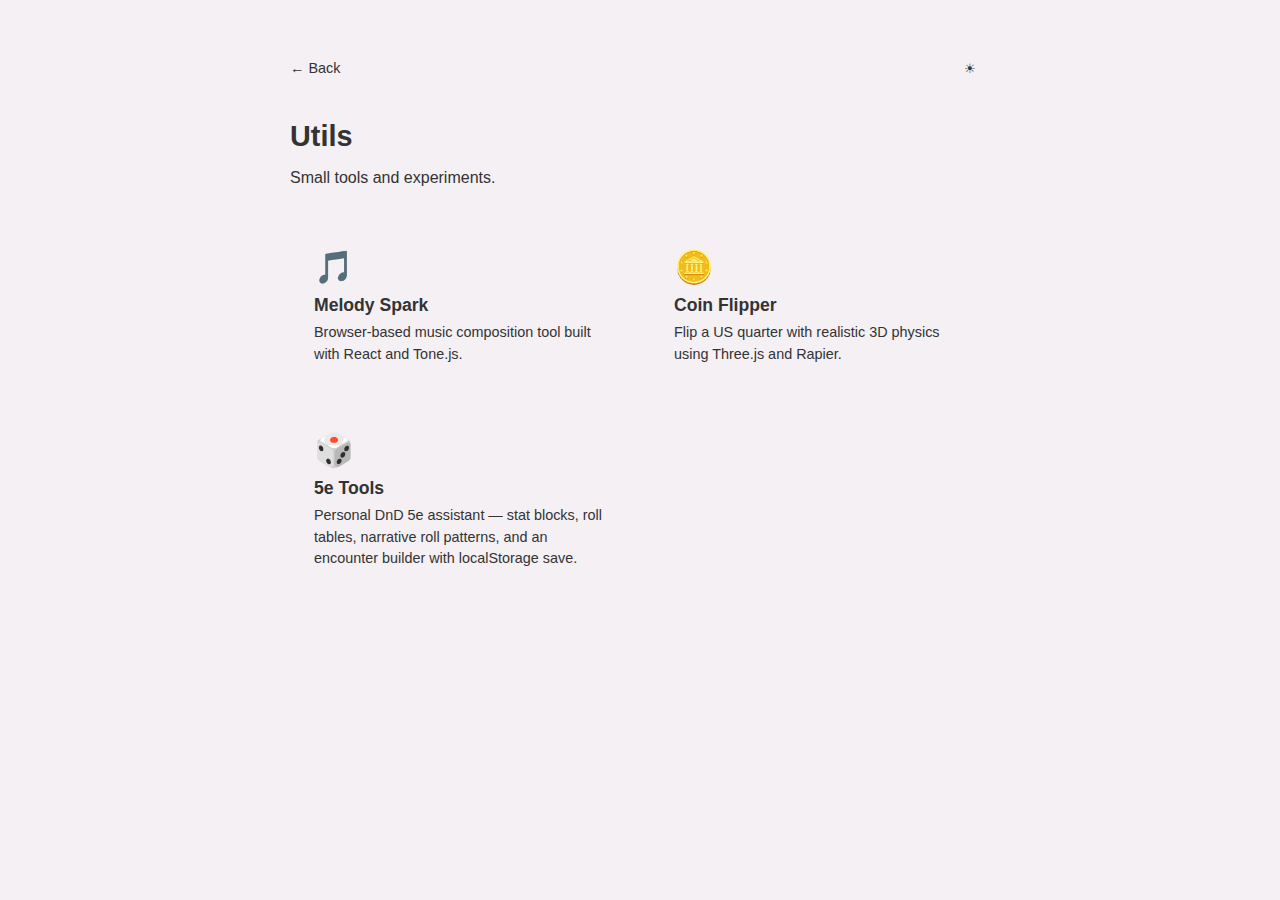
<file: utils.html>
<!DOCTYPE html>
<html lang="en">
<head>
    <meta charset="UTF-8">
    <meta name="viewport" content="width=device-width, initial-scale=1.0">
    <title>Utils — Daniel M. Taub</title>
    <link type="text/css" rel="stylesheet" href="style.css">
    <style>
        .utils-page {
            max-width: 700px;
            margin: 0 auto;
            padding: 3rem 1.5rem;
        }

        .utils-page h1 {
            font-size: 1.8rem;
            margin-bottom: 0.4rem;
            color: var(--text);
        }

        .utils-page .subtitle {
            color: var(--text-muted);
            margin-bottom: 2.5rem;
            font-size: 1rem;
        }

        .utils-grid {
            display: grid;
            grid-template-columns: repeat(auto-fill, minmax(260px, 1fr));
            gap: 1.25rem;
        }

        .util-card {
            background: var(--surface);
            border: 1px solid var(--border);
            border-radius: 10px;
            padding: 1.5rem;
            text-decoration: none;
            color: var(--text);
            box-shadow: 0 2px 8px var(--shadow);
            transition: transform 0.15s ease, box-shadow 0.15s ease, border-color 0.15s ease;
            display: block;
        }

        .util-card:hover {
            transform: translateY(-2px);
            box-shadow: 0 6px 18px var(--shadow);
            border-color: var(--accent-soft);
        }

        .util-card-icon {
            font-size: 2rem;
            margin-bottom: 0.75rem;
            line-height: 1;
        }

        .util-card h2 {
            font-size: 1.1rem;
            margin: 0 0 0.4rem;
            color: var(--accent);
        }

        .util-card p {
            font-size: 0.9rem;
            color: var(--text-muted);
            margin: 0;
            line-height: 1.5;
        }

        .back-link {
            display: inline-block;
            margin-bottom: 2rem;
            color: var(--accent);
            text-decoration: none;
            font-size: 0.9rem;
        }

        .back-link:hover {
            text-decoration: underline;
        }

        .utils-topbar {
            display: flex;
            justify-content: space-between;
            align-items: center;
            margin-bottom: 2rem;
        }

        .theme-toggle {
            background: none;
            border: 1px solid var(--accent);
            border-radius: 20px;
            min-width: 40px;
            min-height: 40px;
            height: 28px;
            padding: 0 10px;
            cursor: pointer;
            color: var(--nav-text);
            font-size: 0.8rem;
            transition: border-color 0.3s, color 0.3s;
        }
        .theme-toggle:hover { border-color: var(--accent-soft); }
    </style>
</head>
<body><script>if(localStorage.getItem('theme')==='dark')document.body.classList.add('dark');</script>
    <div class="utils-page">
        <div class="utils-topbar">
            <a class="back-link" style="margin-bottom:0" href="/">← Back</a>
            <button class="theme-toggle" id="themeToggle" aria-label="Toggle dark mode">☀</button>
        </div>
        <h1>Utils</h1>
        <p class="subtitle">Small tools and experiments.</p>

        <div class="utils-grid">
            <a class="util-card" href="melody-spark/">
                <div class="util-card-icon">🎵</div>
                <h2>Melody Spark</h2>
                <p>Browser-based music composition tool built with React and Tone.js.</p>
            </a>

            <a class="util-card" href="coin.html">
                <div class="util-card-icon">🪙</div>
                <h2>Coin Flipper</h2>
                <p>Flip a US quarter with realistic 3D physics using Three.js and Rapier.</p>
            </a>

            <a class="util-card" href="5e.html">
                <div class="util-card-icon">🎲</div>
                <h2>5e Tools</h2>
                <p>Personal DnD 5e assistant — stat blocks, roll tables, narrative roll patterns, and an encounter builder with localStorage save.</p>
            </a>
        </div>
    </div>
    <script>
        const btn = document.getElementById('themeToggle');
        function setDark(dark, save) {
            document.body.classList.toggle('dark', dark);
            if (save) localStorage.setItem('theme', dark ? 'dark' : 'light');
            btn.textContent = dark ? '🌙' : '☀';
        }
        setDark(document.body.classList.contains('dark'));
        btn.addEventListener('click', () => setDark(!document.body.classList.contains('dark'), true));
    </script>
</body>
</html>
</file>
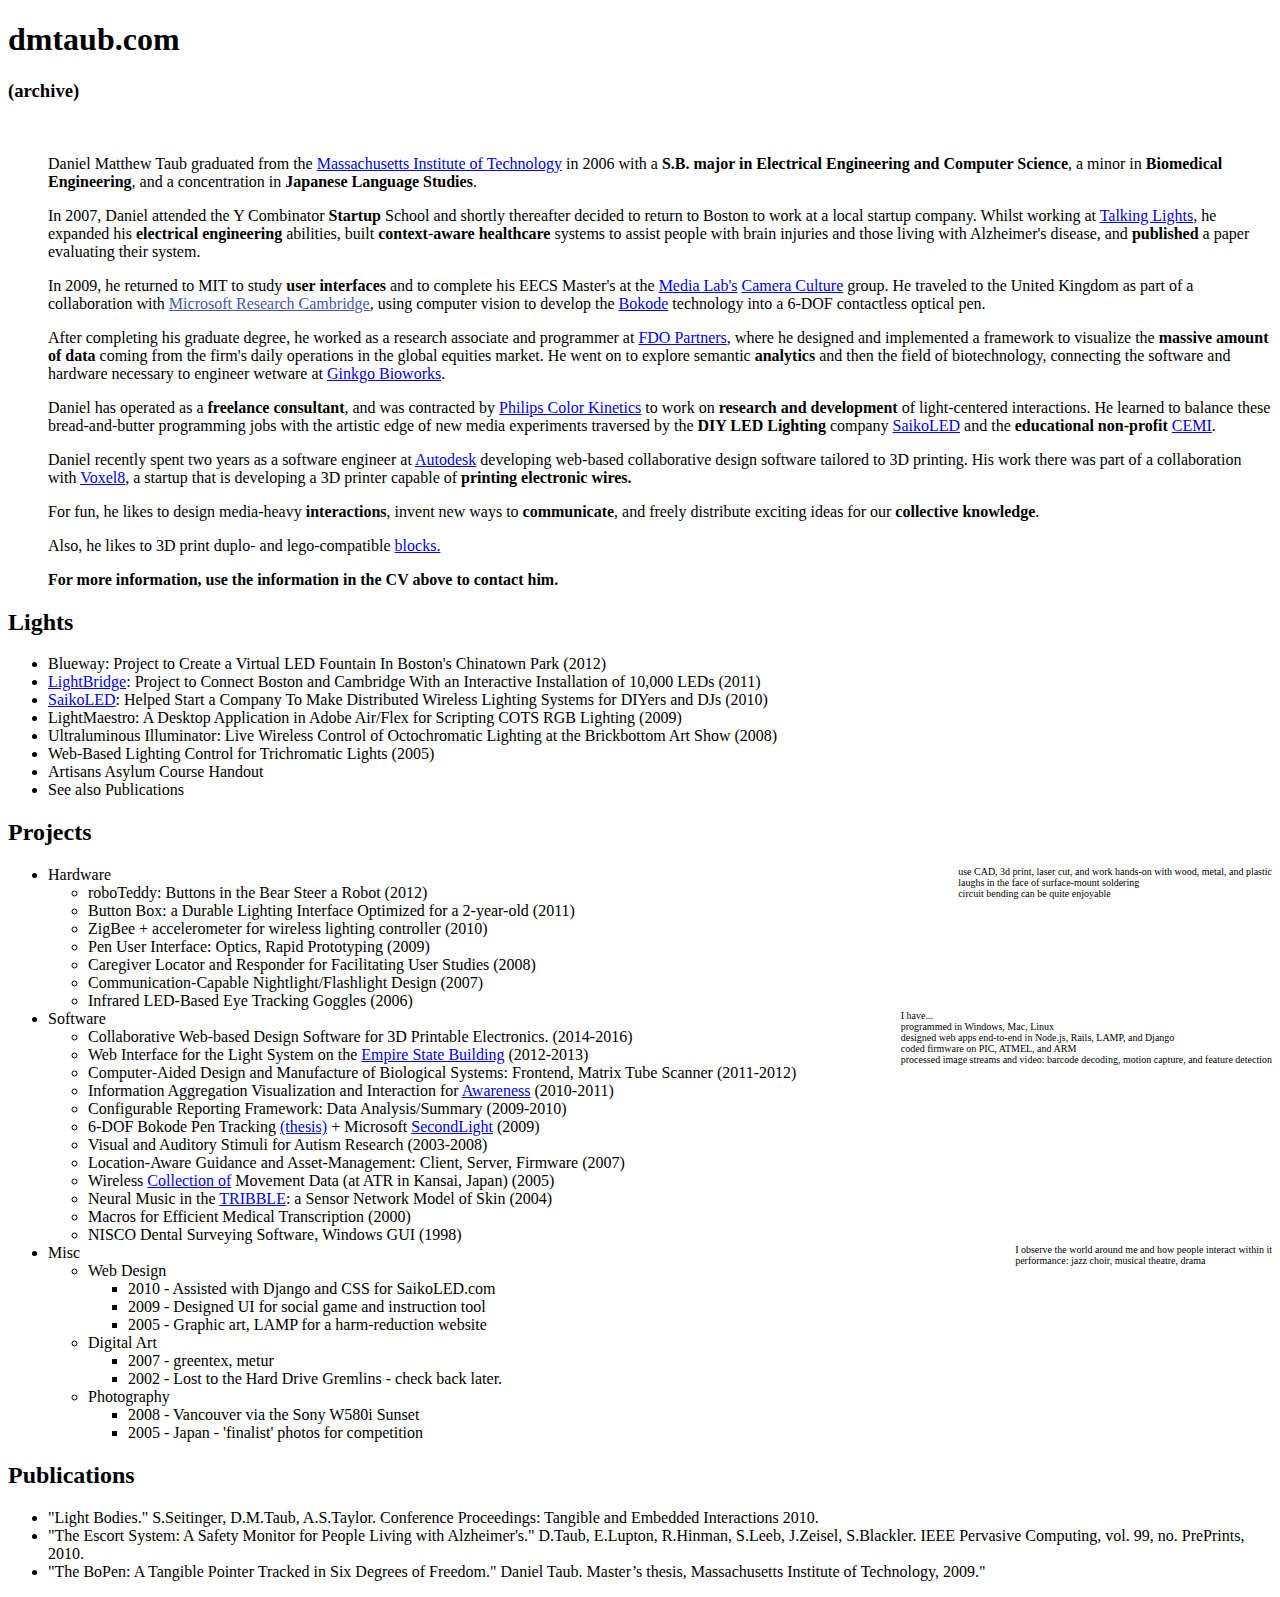
<file: examples/archive.html>
<!DOCTYPE html>
<html lang="en">
<head>
    <meta charset="UTF-8">
    <meta http-equiv="X-UA-Compatible" content="IE=edge">
    <meta name="viewport" content="width=device-width, initial-scale=1.0">
    <title>dmtaub.com Outline</title>
</head>
<body>
    <h1>dmtaub.com</h1>
    <h3>(archive)</h3>
    <br>
    <ul>
        <p>Daniel Matthew Taub graduated from the <a href="http://web.mit.edu/" target="_blank">Massachusetts Institute of Technology</a> in 2006 with a <b>S.B. major in Electrical Engineering and Computer Science</b>, a minor in <b>Biomedical Engineering</b>, and a concentration in <b>Japanese Language Studies</b>.</p>
        <p>In 2007, Daniel attended the Y Combinator <b>Startup</b> School and shortly thereafter decided to return to Boston to work at a local startup company. Whilst working at <a href="https://web.archive.org/web/20221204062203/http://www.talking-lights.com/">Talking Lights</a>, he expanded his <b>electrical engineering</b> abilities, built <b>context-aware healthcare</b> systems to assist people with brain injuries and those living with Alzheimer's disease, and <b>published</b> a paper evaluating their system.</p>
        <p>In 2009, he returned to MIT to study <b>user interfaces</b> and to complete his EECS Master's at the <a href="http://media.mit.edu/" target="_blank">Media Lab's</a> <a href="http://cameraculture.media.mit.edu/" target="_blank">Camera Culture</a> group. He traveled to the United Kingdom as part of a collaboration with <a href="http://research.microsoft.com/en-us/labs/Cambridge/" style="color:rgb(68,90,169)">Microsoft Research Cambridge</a>, using computer vision to develop the <a href="https://web.archive.org/web/20100420025947/http://web.media.mit.edu/~ankit/bokode/">Bokode</a> technology into a 6-DOF contactless optical pen.</p>
        <p>After completing his graduate degree, he worked as a research associate and programmer at <a href="https://web.archive.org/web/20130904174153/http://fdopartners.com/Home.html" target="_blank">FDO Partners</a>, where he designed and implemented a framework to visualize the <b>massive amount of data</b> coming from the firm's daily operations in the global equities market. He went on to explore semantic <b>analytics</b> and then the field of biotechnology, connecting the software and hardware necessary to engineer wetware at <a href="http://ginkgobioworks.com/" target="_blank">Ginkgo Bioworks</a>.</p>
        <p>Daniel has operated as a <b>freelance consultant</b>, and was contracted by <a href="http://www.colorkinetics.com/" target="_blank">Philips Color Kinetics</a> to work on <b>research and development</b> of light-centered interactions. He learned to balance these bread-and-butter programming jobs with the artistic edge of new media experiments traversed by the <b>DIY LED Lighting</b> company <a href="https://web.archive.org/web/20221204062203/http://www.saikoled.com/">SaikoLED</a> and the <b>educational non-profit</b> <a href="https://web.archive.org/web/20221204062203/http://www.cemi.org/">CEMI</a>.</p>
        <p>Daniel recently spent two years as a software engineer at <a href="http://www.autodesk.com/" target="_blank">Autodesk</a> developing web-based collaborative design software tailored to 3D printing. His work there was part of a collaboration with <a href="https://web.archive.org/web/20160405061742/http://www.voxel8.co/">Voxel8</a>, a startup that is developing a 3D printer capable of <b>printing electronic wires.</b></p>
        <p>For fun, he likes to design media-heavy <b>interactions</b>, invent new ways to <b>communicate</b>, and freely distribute exciting ideas for our <b>collective knowledge</b>.</p>
        <p>Also, he likes to 3D print duplo- and lego-compatible <a href="http://www.github.com/dmtaub/DobloFactory" target="_blank">blocks.</a></p>
        <p><b>For more information, use the information in the CV above to contact him.</b></p>
    </ul>

    <h2>Lights</h2>
    <ul>
        <li>Blueway: Project to Create a Virtual LED Fountain In Boston's Chinatown Park (2012)</li><!--blueway images-->
        <li><a href="http://www.youtube.com/watch?v=qZKf5oFBf5E" target="_blank">LightBridge</a>: Project to Connect Boston and Cambridge With an Interactive Installation of 10,000 LEDs (2011)</li>
        <li><a href="http://saikoled.com" target="_blank">SaikoLED</a>: Helped Start a Company To Make Distributed Wireless Lighting Systems for DIYers and DJs (2010)</li>
        <li>LightMaestro: A Desktop Application in Adobe Air/Flex for Scripting COTS RGB Lighting (2009)</li><!--airMaestro.jpg-->
        <li>Ultraluminous Illuminator: Live Wireless Control of Octochromatic Lighting at the Brickbottom Art Show (2008)</li><!--ULIlluminator.mp4-->
        <li>Web-Based Lighting Control for Trichromatic Lights (2005)</li><!--33_LIGHT_INTERFACE.png-->
        <li>Artisans Asylum Course Handout</li> <!-- CourseHandout1.pdf -- Handout for introduction to programmable lighting. -- 523k -- v.2 -- Feb 17, 2012, 7:22 AM-->
        <li>See also Publications</li>
    </ul>

    <h2>Projects</h2> <!--I have yet to add music, theater, and writing projects.-->
    <ul>
        <li>Hardware
            <div style="float: right; font-size: 10px;">
                use CAD, 3d print, laser cut, and work hands-on with wood, metal, and plastic<br>
                laughs in the face of surface-mount soldering<br>
                circuit bending can be quite enjoyable<br>
            </div>
            <ul>
                <li>roboTeddy: Buttons in the Bear Steer a Robot (2012)</li>
                <li>Button Box: a Durable Lighting Interface Optimized for a 2-year-old (2011)</li>
                <li>ZigBee + accelerometer for wireless lighting controller (2010)</li>
                <li>Pen User Interface<!--annotated_bo.png-->: Optics<!--bo_slices.png-->, Rapid Prototyping (2009)<!--bo_devices.jpg--></li>
                <li>Caregiver Locator and Responder for Facilitating User Studies (2008)</li>
                <li>Communication-Capable Nightlight/Flashlight Design (2007)</li>
                <li>Infrared LED-Based Eye Tracking Goggles (2006)<!--EyeTrackerPics.pdf--></li>
            </ul>
        </li>
        <li>Software
            <div style="float: right; font-size: 10px;">I have...<br>
                programmed in Windows, Mac, Linux<br>
                designed web apps end-to-end in Node.js, Rails, LAMP, and Django<br>
                coded firmware on PIC, ATMEL, and ARM <br>
                processed image streams and video: barcode decoding, motion capture, and feature detection<br>
            </div>
            <ul>
                <li>Collaborative Web-based <!--a href="DuploCoil.png"\-->Design Software<!--/a--> for 3D Printable Electronics. (2014-2016)</li>
                <li>Web Interface for the Light System on the <a href="https://web.archive.org/web/20160306105548/http://www.colorkinetics.com/empire-state-building">Empire State Building</a> (2012-2013)</li>
                <li>Computer-Aided Design and Manufacture of Biological Systems: <!--a href="selector.png?attredirects=0"-->Frontend<!--/a-->, <!--a href="test-tube-scanner.png"-->Matrix Tube Scanner<!--/a--> (2011-2012)</li>
                <li>Information Aggregation Visualization and Interaction for <a href="https://web.archive.org/web/20160331154122/http://darwineco.com/">Awareness</a> (2010-2011)</li>
                <li>Configurable Reporting Framework: Data Analysis/Summary (2009-2010)</li>
                <li>6-DOF Bokode Pen Tracking <a href="http://dspace.mit.edu/bitstream/handle/1721.1/61297/702645337.pdf" target="_blank">(thesis)</a> + Microsoft <a href="https://www.youtube.com/watch?v=XfzplPIrzjY" target="_blank">SecondLight</a> (2009)</li>
                <li>Visual and Auditory Stimuli for Autism Research (2003-2008)</li>
                <li><!--a href="design/TLSystemHearth.png"-->Location-Aware<!--/a--> Guidance and <!--a href="design/TL_Screenshot.png"-->Asset-Management<!--/a-->: Client, Server, Firmware (2007)</li>
                <li>Wireless <a href="https://web.archive.org/web/20070501171721/http://www.atr.jp/ksl/projects.html">Collection of</a> Movement Data (at ATR in Kansai, Japan) (2005)</li>
                <li>Neural Music in the <!--https://web.archive.org/web/20230204014700/http://ttt.media.mit.edu/research/tribble.html--><a href="https://ttt.media.mit.edu/research/tribble.html" target="_blank">TRIBBLE</a>: a Sensor Network Model of Skin (2004)</li>
                <li>Macros for Efficient Medical Transcription (2000)</li>
                <li>NISCO Dental Surveying Software, Windows GUI (1998)</li>
             </ul>

        </li>
        <li>Misc
            <div style="float: right; font-size: 10px;">
                I observe the world around me and how people interact within it<br>
                performance: jazz choir, musical theatre, drama<!-- drpbx/theatre/alice_in_wonderland.jpg --><br>
            </div>
            <ul>
                <li>Web Design
                    <ul>
                        <li>2010 - Assisted with Django and CSS for SaikoLED.com</li>
                        <li>2009 - Designed UI for social game and instruction tool <!--03_profileA.png--></li>
                        <li>2005 - Graphic art, LAMP for a harm-reduction website<!-- speedsmart2.png --></li>
                    </ul>
                </li>
                <li>Digital Art
                    <ul>
                        <li>2007 - greentex<!--DSCF2353_2_2_2.JPG-->, metur<!--DSCF2354.JPG--></li>
                        <li>2002 - Lost to the Hard Drive Gremlins - check back later.</li>
                    </ul>
                </li>
                <li>Photography
                    <ul>
                        <li>2008 - Vancouver via the Sony W580i Sunset<!--VancouverSunset.JPG--></li>
                        <li>2005 - Japan - 'finalist' photos for competition<!--finalist/--></li>
                    </ul>
                </li>
            </ul>
        </li>
    </ul>

    <h2>Publications</h2>
    <ul>
        <li>"Light Bodies." S.Seitinger, D.M.Taub, A.S.Taylor. Conference Proceedings: Tangible and Embedded Interactions 2010.</li>
        <li>"The Escort System: A Safety Monitor for People Living with Alzheimer's." D.Taub, E.Lupton, R.Hinman, S.Leeb, J.Zeisel, S.Blackler. IEEE Pervasive Computing, vol. 99, no. PrePrints, 2010.</li>
        <div>
            <li class="trackmate">"The BoPen: A Tangible Pointer Tracked in Six Degrees of Freedom." Daniel Taub. Master’s thesis, Massachusetts Institute of Technology, 2009."&nbsp;<span>NOTE: Reference #54 "Trackmate," should be attributed to Adam Kumpf.</span>
            </li>

            <script>
                const note = document.querySelector('li > span');
                const tm = document.querySelector('.trackmate');
                note.style.display = 'none';
                note.style.position = 'relative';
                note.style.backgroundColor = 'yellow';
                // note.style.top = '-10px';
                // note.style.left = '10px';
                tm.addEventListener('mouseover', () => note.style.display = 'inline');
                tm.addEventListener('mouseout', () => note.style.display = 'none');
            </script>
        </div>

    </ul>
</body>
</html>
</file>
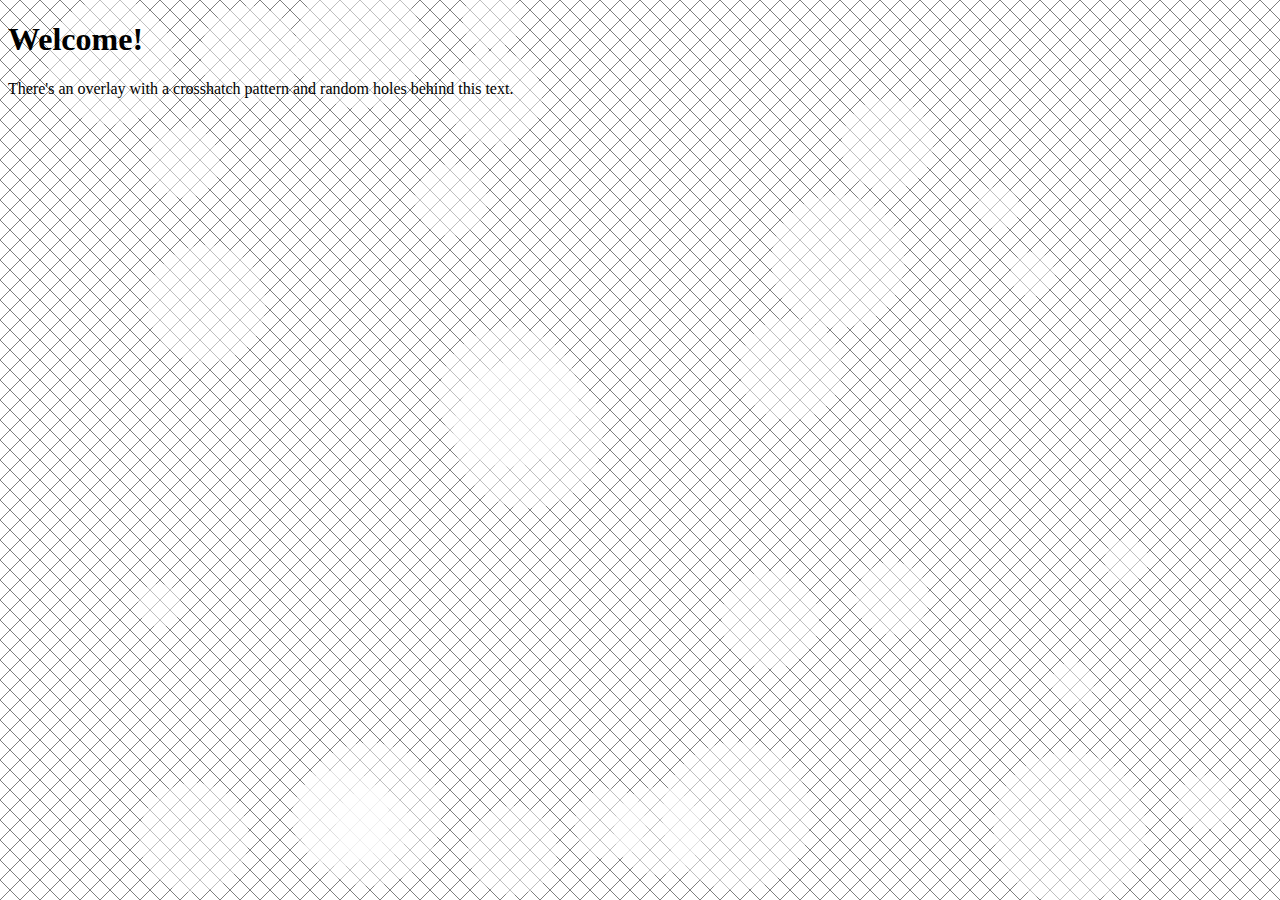
<file: examples/crosshatch.html>
<!DOCTYPE html>
<html lang="en">
<head>
  <meta charset="UTF-8" />
  <title>Crosshatch Overlay with Holes</title>
</head>
<body>
  <!-- Your normal page content goes here -->
  <h1>Welcome!</h1>
  <p>There's an overlay with a crosshatch pattern and random holes behind this text.</p>

  <script>
    (function() {
      // 1) Create and style the overlay div
      const overlay = document.createElement('div');
      overlay.style.position = 'fixed';
      overlay.style.top = '0';
      overlay.style.left = '0';
      overlay.style.width = '100vw';
      overlay.style.height = '100vh';
      overlay.style.pointerEvents = 'none';
      overlay.style.zIndex = '9999'; // put it on top of other elements
      document.body.appendChild(overlay);

      // 2) Create a canvas to hold the crosshatch pattern
      const canvas = document.createElement('canvas');
      canvas.width = window.innerWidth;
      canvas.height = window.innerHeight;
      overlay.appendChild(canvas);

      const ctx = canvas.getContext('2d');

      // 3) Create a small (20x20) pattern canvas to draw the crosshatch
      const patternCanvas = document.createElement('canvas');
      patternCanvas.width = 20;
      patternCanvas.height = 20;

      const pCtx = patternCanvas.getContext('2d');
      pCtx.strokeStyle = 'rgba(0, 0, 0, 0.5)'; // half-transparent black lines
      pCtx.lineWidth = 1;
      
      // Draw diagonal line (top-left to bottom-right)
      pCtx.beginPath();
      pCtx.moveTo(0, 0);
      pCtx.lineTo(20, 20);
      pCtx.stroke();

      // Draw diagonal line (top-right to bottom-left)
      pCtx.beginPath();
      pCtx.moveTo(20, 0);
      pCtx.lineTo(0, 20);
      pCtx.stroke();

      // Use the small pattern canvas as a repeating fill pattern
      const pattern = ctx.createPattern(patternCanvas, 'repeat');
      ctx.fillStyle = pattern;
      ctx.fillRect(0, 0, canvas.width, canvas.height);

      // 4) “Cut out” random holes by switching composite operation
      ctx.globalCompositeOperation = 'destination-out';

      // Randomly create some holes
      for (let i = 0; i < 30; i++) {
        const x = Math.random() * canvas.width;
        const y = Math.random() * canvas.height;
        const radius = Math.random() * 60 + 20; // random size between 20 and 80

        ctx.beginPath();
        ctx.arc(x, y, radius, 0, Math.PI * 2);
        ctx.fill();
      }
    })();
  </script>
</body>
</html>
</file>
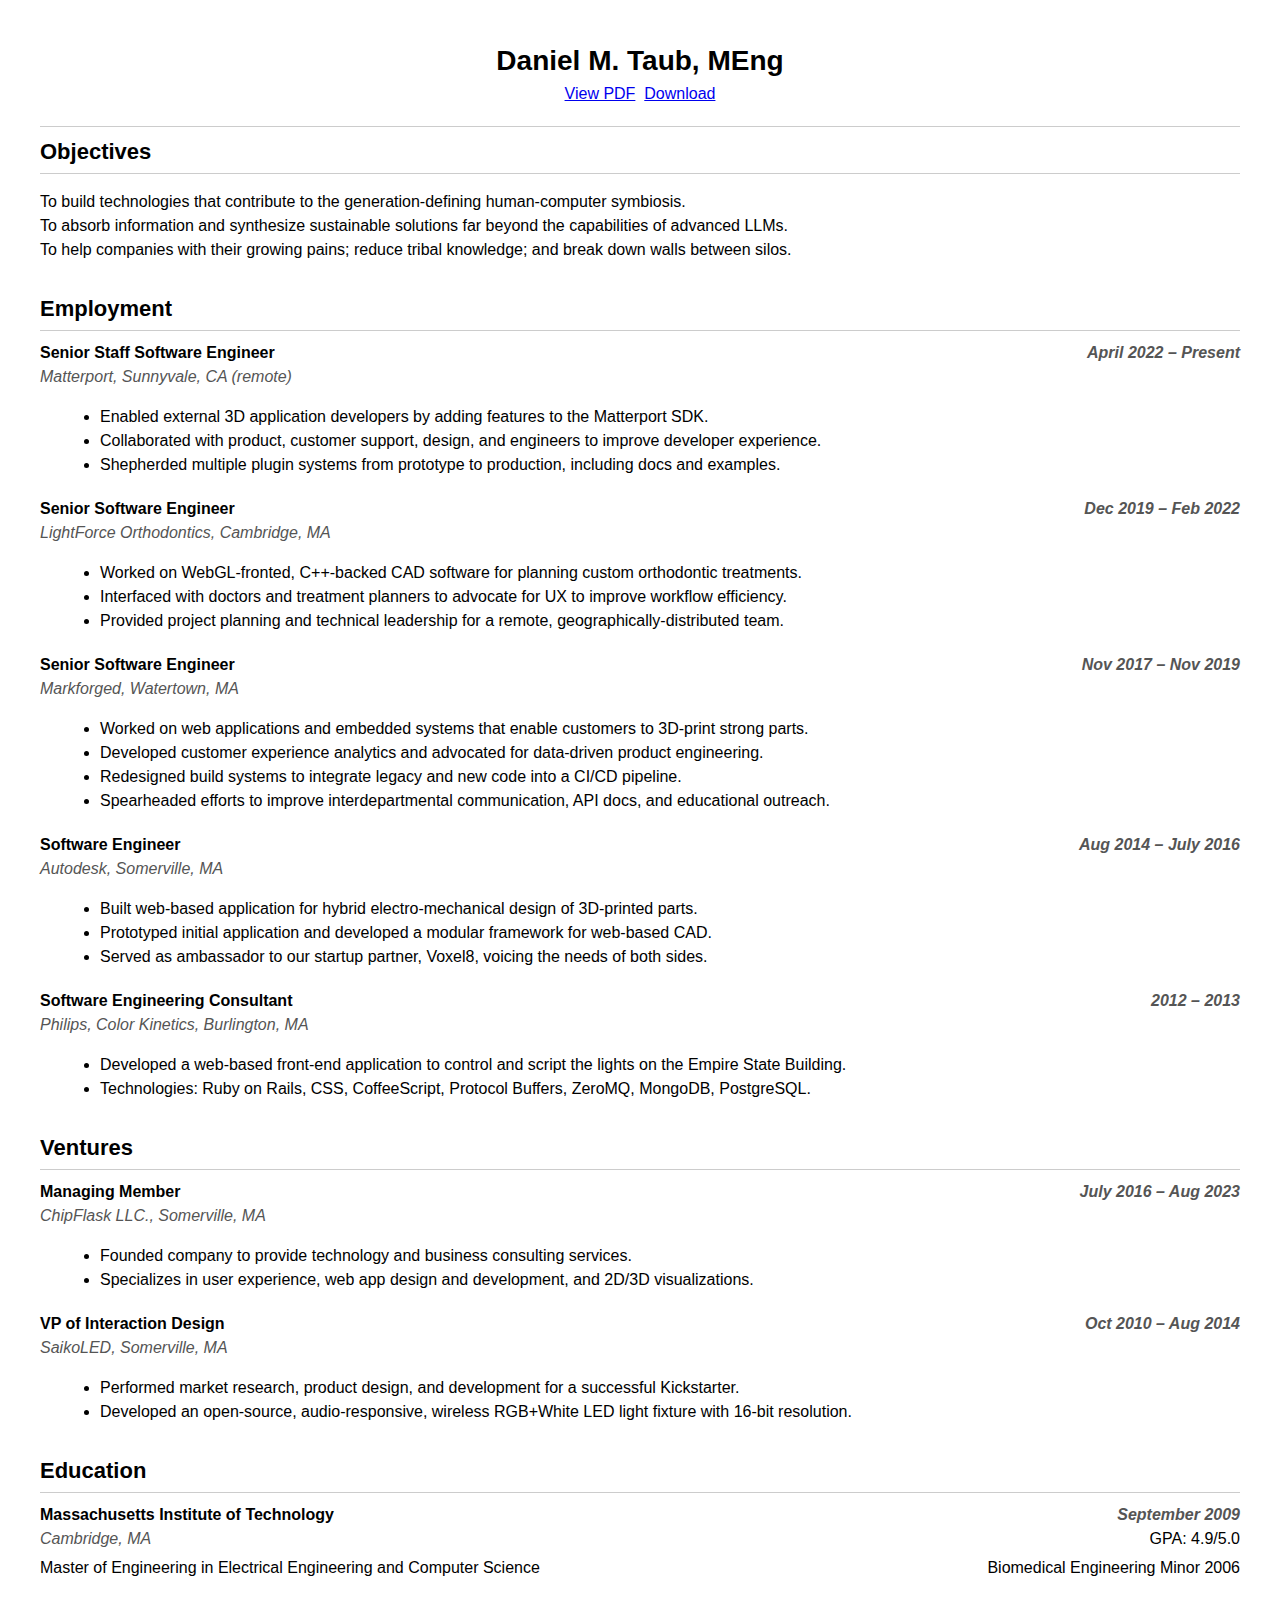
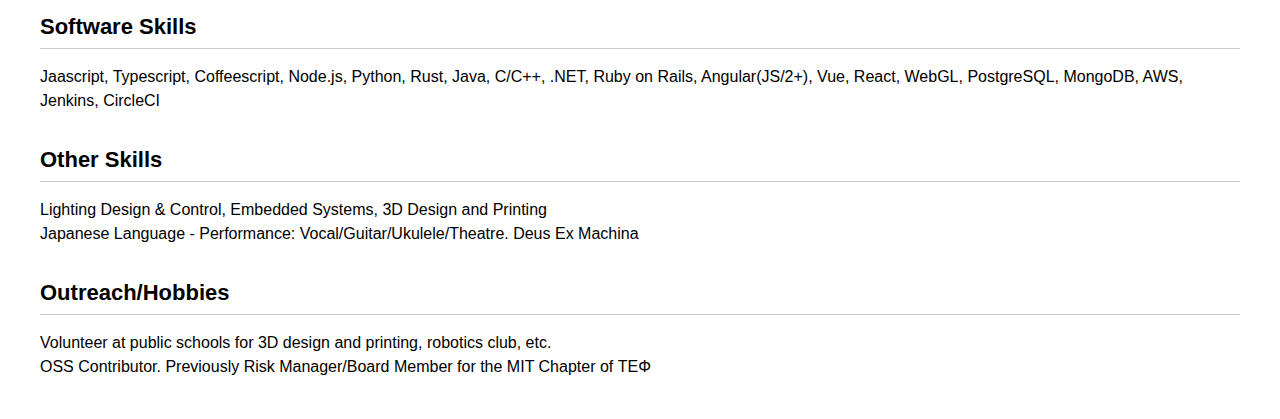
<file: files/Resume.html>
<!DOCTYPE html>
<html>
<head>
    <meta charset="UTF-8">
    <title>Daniel M. Taub, MEng - Resume</title>
    <style>
        body {
            font-family: Calibri, sans-serif;
            margin: 40px;
            line-height: 1.5;
        }
        .header {
            text-align: center;
            font-size: 28px;
            font-weight: bold;
        }
        .contact-info {
            text-align: center;
            margin-bottom: 20px;
        }
        hr {
            border: none;
            border-top: 1px solid #ccc;
        }
        .section {
            margin-bottom: 30px;
        }
        .section-header {
            font-size: 22px;
            font-weight: bold;
            border-bottom: 1px solid #ccc;
            margin-bottom: 10px;
            padding-bottom: 5px;
        }
        .sub-header {
            font-size: 18px;
            font-weight: bold;
        }
        .position {
            margin-bottom: 20px;
        }
        .job-title {
            font-weight: bold;
            font-size: 16px;
        }
        .company-location {
            font-style: italic;
            color: #555;
            margin-bottom: 5px;
        }
        .date {
            float: right;
            font-style: italic;
            color: #555;
        }
        .right {
            float: right;
        }
        ul {
            margin-left: 20px;
        }
        .skills-list {
            columns: 1;
            -webkit-columns: 1;
            -moz-columns: 1;
            column-gap: 40px;
        }
    </style>
</head>
<body>
    <div class="header">
        Daniel M. Taub, MEng
    </div>
    <div class="contact-info">
        <a href="/files/Resume2025.pdf">View PDF</a>&nbsp;&nbsp;<a target="_blank" href="/files/Resume2024.pdf" download>Download</a>
    </div>
    <hr>

    <div class="section">
        <div class="section-header">Objectives</div>
        <p>
            To build technologies that contribute to the generation-defining human-computer symbiosis.<br>
	    To absorb information and synthesize sustainable solutions far beyond the capabilities of advanced LLMs.<br>
            To help companies with their growing pains; reduce tribal knowledge; and break down walls between silos.
        </p>
    </div>

    <div class="section">
        <div class="section-header">Employment</div>

        <div class="position">
            <div class="job-title">
                Senior Staff Software Engineer
                <span class="date">April 2022 &ndash; Present</span>
            </div>
            <div class="company-location">Matterport, Sunnyvale, CA (remote)</div>
            <ul>
                <li>Enabled external 3D application developers by adding features to the Matterport SDK.</li>
                <li>Collaborated with product, customer support, design, and engineers to improve developer experience.</li>
                <li>Shepherded multiple plugin systems from prototype to production, including docs and examples.</li>
            </ul>
        </div>

        <div class="position">
            <div class="job-title">
                Senior Software Engineer
                <span class="date">Dec 2019 &ndash; Feb 2022</span>
            </div>
            <div class="company-location">LightForce Orthodontics, Cambridge, MA</div>
            <ul>
                <li>Worked on WebGL-fronted, C++-backed CAD software for planning custom orthodontic treatments.</li>
                <li>Interfaced with doctors and treatment planners to advocate for UX to improve workflow efficiency.</li>
                <li>Provided project planning and technical leadership for a remote, geographically-distributed team.</li>
            </ul>
        </div>

        <div class="position">
            <div class="job-title">
                Senior Software Engineer
                <span class="date">Nov 2017 &ndash; Nov 2019</span>
            </div>
            <div class="company-location">Markforged, Watertown, MA</div>
            <ul>
                <li>Worked on web applications and embedded systems that enable customers to 3D-print strong parts.</li>
                <li>Developed customer experience analytics and advocated for data-driven product engineering.</li>
                <li>Redesigned build systems to integrate legacy and new code into a CI/CD pipeline.</li>
                <li>Spearheaded efforts to improve interdepartmental communication, API docs, and educational outreach.</li>
            </ul>
        </div>

        <div class="position">
            <div class="job-title">
                Software Engineer
                <span class="date">Aug 2014 &ndash; July 2016</span>
            </div>
            <div class="company-location">Autodesk, Somerville, MA</div>
            <ul>
                <li>Built web-based application for hybrid electro-mechanical design of 3D-printed parts.</li>
                <li>Prototyped initial application and developed a modular framework for web-based CAD.</li>
                <li>Served as ambassador to our startup partner, Voxel8, voicing the needs of both sides.</li>
            </ul>
        </div>

        <div class="position">
            <div class="job-title">
                Software Engineering Consultant
                <span class="date">2012 &ndash; 2013</span>
            </div>
            <div class="company-location">Philips, Color Kinetics, Burlington, MA</div>
            <ul>
                <li>Developed a web-based front-end application to control and script the lights on the Empire State Building.</li>
                <li>Technologies: Ruby on Rails, CSS, CoffeeScript, Protocol Buffers, ZeroMQ, MongoDB, PostgreSQL.</li>
            </ul>
        </div>
    </div>

    <div class="section">
        <div class="section-header">Ventures</div>

        <div class="position">
            <div class="job-title">
                Managing Member
                <span class="date">July 2016 &ndash; Aug 2023</span>
            </div>
            <div class="company-location">ChipFlask LLC., Somerville, MA</div>
            <ul>
                <li>Founded company to provide technology and business consulting services.</li>
                <li>Specializes in user experience, web app design and development, and 2D/3D visualizations.</li>
            </ul>
        </div>

        <div class="position">
            <div class="job-title">
                VP of Interaction Design
                <span class="date">Oct 2010 &ndash; Aug 2014</span>
            </div>
            <div class="company-location">SaikoLED, Somerville, MA</div>
            <ul>
                <li>Performed market research, product design, and development for a successful Kickstarter.</li>
                <li>Developed an open-source, audio-responsive, wireless RGB+White LED light fixture with 16-bit resolution.</li>
            </ul>
        </div>
    </div>
 
    <div class="section">
        <div class="section-header">Education</div>
        <div class="position">
            <div class="job-title">
                Massachusetts Institute of Technology
                <span class="date">September 2009</span>
            </div>
            <span class="right">GPA: 4.9/5.0</span>
            <div class="company-location">Cambridge, MA</div>
            <span class="right">Biomedical Engineering Minor 2006</span>
            Master of Engineering in Electrical Engineering and Computer Science
        </div>
    </div>

    <div class="section">
        <div class="section-header">Software Skills</div>
        <p class="skills-list">
            Jaascript, Typescript, Coffeescript, Node.js, Python, Rust, Java, C/C++, .NET, Ruby on Rails, Angular(JS/2+), Vue, React, WebGL, PostgreSQL, MongoDB, AWS, Jenkins, CircleCI
        </p>
    </div>

    <div class="section">
        <div class="section-header">Other Skills</div>
        <p>
            Lighting Design &amp; Control, Embedded Systems, 3D Design and Printing<br>
            Japanese Language - Performance: Vocal/Guitar/Ukulele/Theatre. Deus Ex Machina
        </p>
    </div>

    <div class="section">
        <div class="section-header">Outreach/Hobbies</div>
        <p>
            Volunteer at public schools for 3D design and printing, robotics club, etc.<br>
            OSS Contributor. Previously Risk Manager/Board Member for the MIT Chapter of ΤΕΦ
        </p>
    </div>
</body>
</html>
</file>
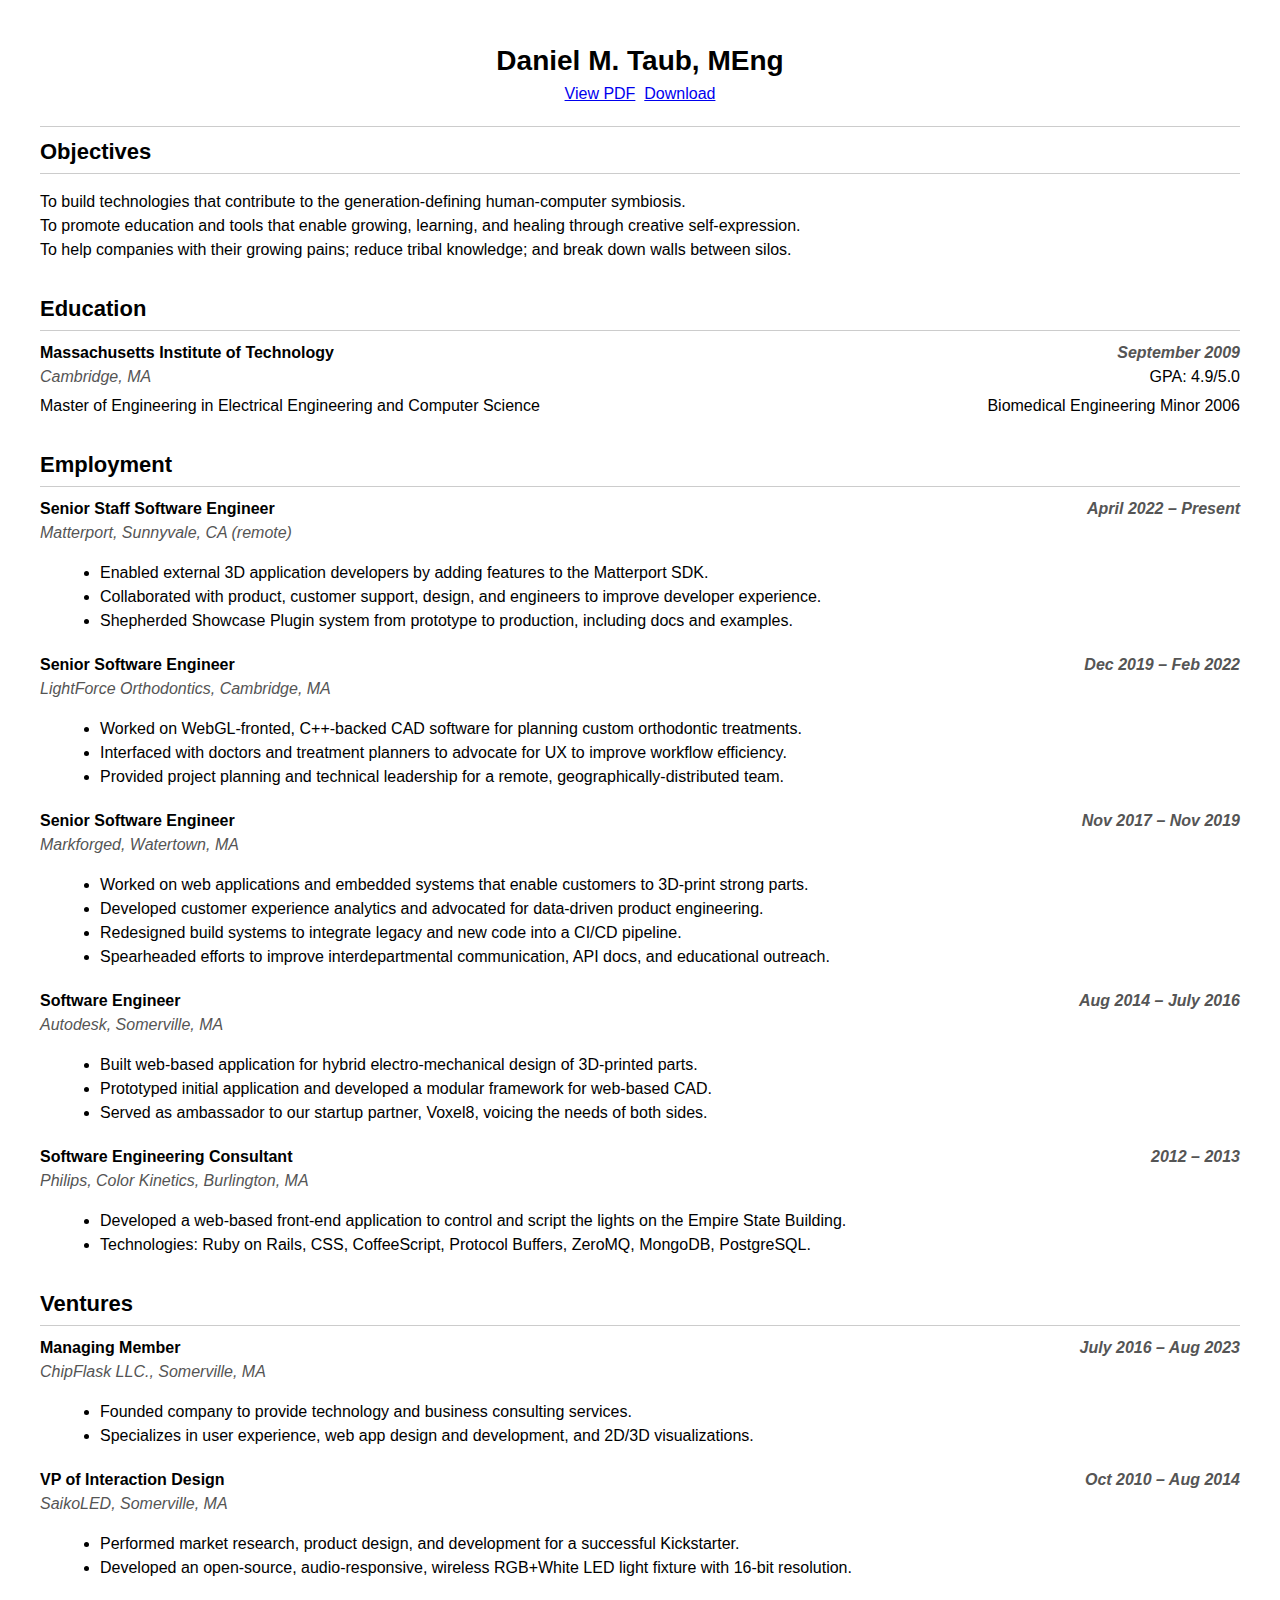
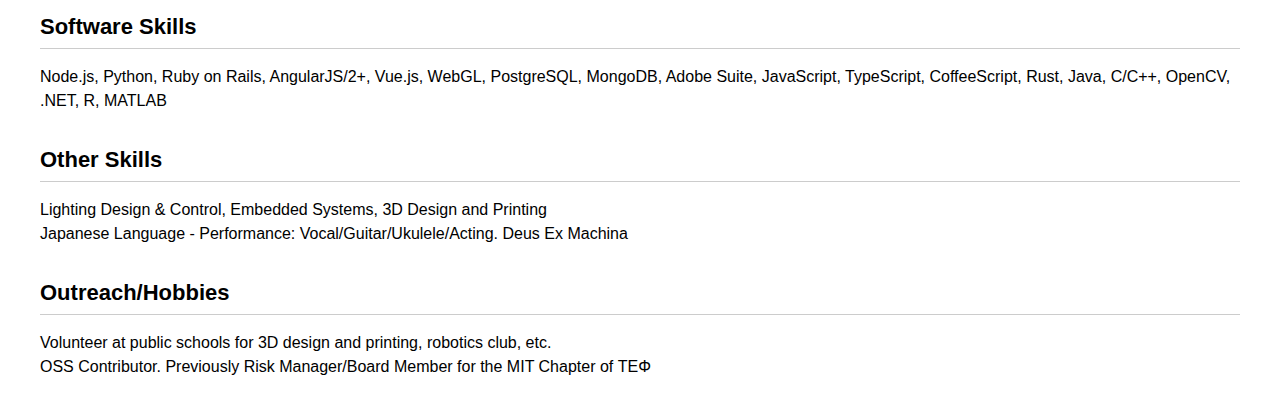
<file: files/Resume2024.html>
<!DOCTYPE html>
<html>
<head>
    <meta charset="UTF-8">
    <title>Daniel M. Taub, MEng - Resume</title>
    <style>
        body {
            font-family: Calibri, sans-serif;
            margin: 40px;
            line-height: 1.5;
        }
        .header {
            text-align: center;
            font-size: 28px;
            font-weight: bold;
        }
        .contact-info {
            text-align: center;
            margin-bottom: 20px;
        }
        hr {
            border: none;
            border-top: 1px solid #ccc;
        }
        .section {
            margin-bottom: 30px;
        }
        .section-header {
            font-size: 22px;
            font-weight: bold;
            border-bottom: 1px solid #ccc;
            margin-bottom: 10px;
            padding-bottom: 5px;
        }
        .sub-header {
            font-size: 18px;
            font-weight: bold;
        }
        .position {
            margin-bottom: 20px;
        }
        .job-title {
            font-weight: bold;
            font-size: 16px;
        }
        .company-location {
            font-style: italic;
            color: #555;
            margin-bottom: 5px;
        }
        .date {
            float: right;
            font-style: italic;
            color: #555;
        }
        .right {
            float: right;
        }
        ul {
            margin-left: 20px;
        }
        .skills-list {
            columns: 1;
            -webkit-columns: 1;
            -moz-columns: 1;
            column-gap: 40px;
        }
    </style>
</head>
<body>
    <div class="header">
        Daniel M. Taub, MEng
    </div>
    <div class="contact-info">
        <a href="/files/Resume2024.pdf">View PDF</a>&nbsp;&nbsp;<a target="_blank" href="/files/Resume2024.pdf" download>Download</a>
    </div>
    <hr>

    <div class="section">
        <div class="section-header">Objectives</div>
        <p>
            To build technologies that contribute to the generation-defining human-computer symbiosis.<br>
            To promote education and tools that enable growing, learning, and healing through creative self-expression.<br>
            To help companies with their growing pains; reduce tribal knowledge; and break down walls between silos.
        </p>
    </div>

    <div class="section">
        <div class="section-header">Education</div>
        <div class="position">
            <div class="job-title">
                Massachusetts Institute of Technology
                <span class="date">September 2009</span>
            </div>
            <span class="right">GPA: 4.9/5.0</span>
            <div class="company-location">Cambridge, MA</div>
            <span class="right">Biomedical Engineering Minor 2006</span>
            Master of Engineering in Electrical Engineering and Computer Science
        </div>
    </div>

    <div class="section">
        <div class="section-header">Employment</div>

        <div class="position">
            <div class="job-title">
                Senior Staff Software Engineer
                <span class="date">April 2022 &ndash; Present</span>
            </div>
            <div class="company-location">Matterport, Sunnyvale, CA (remote)</div>
            <ul>
                <li>Enabled external 3D application developers by adding features to the Matterport SDK.</li>
                <li>Collaborated with product, customer support, design, and engineers to improve developer experience.</li>
                <li>Shepherded Showcase Plugin system from prototype to production, including docs and examples.</li>
            </ul>
        </div>

        <div class="position">
            <div class="job-title">
                Senior Software Engineer
                <span class="date">Dec 2019 &ndash; Feb 2022</span>
            </div>
            <div class="company-location">LightForce Orthodontics, Cambridge, MA</div>
            <ul>
                <li>Worked on WebGL-fronted, C++-backed CAD software for planning custom orthodontic treatments.</li>
                <li>Interfaced with doctors and treatment planners to advocate for UX to improve workflow efficiency.</li>
                <li>Provided project planning and technical leadership for a remote, geographically-distributed team.</li>
            </ul>
        </div>

        <div class="position">
            <div class="job-title">
                Senior Software Engineer
                <span class="date">Nov 2017 &ndash; Nov 2019</span>
            </div>
            <div class="company-location">Markforged, Watertown, MA</div>
            <ul>
                <li>Worked on web applications and embedded systems that enable customers to 3D-print strong parts.</li>
                <li>Developed customer experience analytics and advocated for data-driven product engineering.</li>
                <li>Redesigned build systems to integrate legacy and new code into a CI/CD pipeline.</li>
                <li>Spearheaded efforts to improve interdepartmental communication, API docs, and educational outreach.</li>
            </ul>
        </div>

        <div class="position">
            <div class="job-title">
                Software Engineer
                <span class="date">Aug 2014 &ndash; July 2016</span>
            </div>
            <div class="company-location">Autodesk, Somerville, MA</div>
            <ul>
                <li>Built web-based application for hybrid electro-mechanical design of 3D-printed parts.</li>
                <li>Prototyped initial application and developed a modular framework for web-based CAD.</li>
                <li>Served as ambassador to our startup partner, Voxel8, voicing the needs of both sides.</li>
            </ul>
        </div>

        <div class="position">
            <div class="job-title">
                Software Engineering Consultant
                <span class="date">2012 &ndash; 2013</span>
            </div>
            <div class="company-location">Philips, Color Kinetics, Burlington, MA</div>
            <ul>
                <li>Developed a web-based front-end application to control and script the lights on the Empire State Building.</li>
                <li>Technologies: Ruby on Rails, CSS, CoffeeScript, Protocol Buffers, ZeroMQ, MongoDB, PostgreSQL.</li>
            </ul>
        </div>
    </div>

    <div class="section">
        <div class="section-header">Ventures</div>

        <div class="position">
            <div class="job-title">
                Managing Member
                <span class="date">July 2016 &ndash; Aug 2023</span>
            </div>
            <div class="company-location">ChipFlask LLC., Somerville, MA</div>
            <ul>
                <li>Founded company to provide technology and business consulting services.</li>
                <li>Specializes in user experience, web app design and development, and 2D/3D visualizations.</li>
            </ul>
        </div>

        <div class="position">
            <div class="job-title">
                VP of Interaction Design
                <span class="date">Oct 2010 &ndash; Aug 2014</span>
            </div>
            <div class="company-location">SaikoLED, Somerville, MA</div>
            <ul>
                <li>Performed market research, product design, and development for a successful Kickstarter.</li>
                <li>Developed an open-source, audio-responsive, wireless RGB+White LED light fixture with 16-bit resolution.</li>
            </ul>
        </div>
    </div>

    <div class="section">
        <div class="section-header">Software Skills</div>
        <p class="skills-list">
            Node.js, Python, Ruby on Rails, AngularJS/2+, Vue.js, WebGL, PostgreSQL, MongoDB, Adobe Suite, JavaScript, TypeScript, CoffeeScript, Rust, Java, C/C++, OpenCV, .NET, R, MATLAB
        </p>
    </div>

    <div class="section">
        <div class="section-header">Other Skills</div>
        <p>
            Lighting Design &amp; Control, Embedded Systems, 3D Design and Printing<br>
            Japanese Language - Performance: Vocal/Guitar/Ukulele/Acting. Deus Ex Machina
        </p>
    </div>

    <div class="section">
        <div class="section-header">Outreach/Hobbies</div>
        <p>
            Volunteer at public schools for 3D design and printing, robotics club, etc.<br>
            OSS Contributor. Previously Risk Manager/Board Member for the MIT Chapter of ΤΕΦ
        </p>
    </div>
</body>
</html>
</file>
<file: melody-spark/assets/index-CXG2ZRge.css>
:root{color-scheme:dark;font-family:Inter,system-ui,sans-serif;background:#0b1020;color:#eef2ff}*{box-sizing:border-box}body{margin:0;background:linear-gradient(180deg,#0b1020,#111827)}button,select,input{font:inherit}.app-shell{min-height:100vh;padding:24px}.panel-grid{max-width:1400px;margin:0 auto;display:grid;gap:24px;grid-template-columns:minmax(0,1.2fr) minmax(280px,.8fr)}.card{background:#111827e6;border:1px solid rgba(148,163,184,.2);border-radius:28px;box-shadow:0 10px 30px #00000040}.card-header,.card-content{padding:24px}.card-header{padding-bottom:8px}.card-title{margin:0;font-size:32px}.muted{color:#9ca3af}.badges{display:flex;gap:8px;flex-wrap:wrap}.badge{border-radius:999px;padding:6px 12px;font-size:12px;border:1px solid rgba(148,163,184,.3);background:#1e293bd9}.topbar,.toolbar,.actionbar,.tile-grid{display:grid;gap:16px}.topbar{grid-template-columns:repeat(5,minmax(0,1fr))}.toolbar{grid-template-columns:repeat(2,minmax(0,1fr));align-items:end}.actionbar{display:flex;gap:12px;flex-wrap:wrap;align-items:center}.tile-grid{grid-template-columns:repeat(4,minmax(0,1fr))}.field label{display:block;font-size:14px;margin-bottom:8px}.field select,.field input[type=range]{width:100%}.select,.button{width:100%;border-radius:16px;border:1px solid rgba(148,163,184,.25);background:#0f172a;color:#eef2ff;padding:10px 12px}.button{width:auto;cursor:pointer;display:inline-flex;align-items:center;gap:8px}.button.primary{background:#4338ca}.button.secondary{background:#1f2937}.button.danger{background:#7f1d1d}.button.active{background:#2563eb}.tile{border:1px solid rgba(148,163,184,.2);border-radius:24px;padding:12px;background:#0f172a99}.tile-title{text-align:center;font-size:14px;font-weight:600;margin-top:8px}.tile-subtitle,.tiny{text-align:center;font-size:11px;color:#9ca3af}.tile-controls{display:grid;gap:10px;margin-top:8px}.tile-actions{display:flex;gap:8px;flex-wrap:wrap;justify-content:center;margin-top:8px}.small-button{padding:6px 10px;font-size:12px;border-radius:12px;border:1px solid rgba(148,163,184,.25);background:#0f172a;color:#eef2ff;cursor:pointer}.note-bar{height:112px;width:100%;border-radius:18px;border:0;background:#1e293b99;display:flex;align-items:end;justify-content:center;padding:8px;cursor:pointer}.note-bar-fill{width:32px;border-radius:12px 12px 0 0;background:#eef2ffd9}.staff-button{width:100%;height:112px;border:0;border-radius:18px;background:#1e293b73;cursor:pointer}.sidebar-list{display:grid;gap:12px}.sidebar-item{border:1px solid rgba(148,163,184,.2);border-radius:18px;padding:14px;color:#9ca3af}@media (max-width: 1100px){.panel-grid{grid-template-columns:1fr}.topbar,.tile-grid{grid-template-columns:repeat(2,minmax(0,1fr))}}@media (max-width: 700px){.topbar,.toolbar,.tile-grid{grid-template-columns:1fr}}
</file>
<file: style.css>
body {
    font-family: Arial, sans-serif;
    margin: 0;
    padding: 0;
    background-color: #F4F0F4;
    color: #333;
}
header {
    height: 146px;
    background-color: #8A7B9F;
    color: #fff;
    text-align: center;
    display: flex;
    align-items: center;
    justify-content: center;
    flex-wrap: wrap;
    height: auto;
}

header img.header-robot {
    width: 15%;
    height: auto;
}

header img.main-robot {
    /* flip image */
    transform: scaleX(-1);
    margin: 10px auto 10px 30px;
}

header img.last-robot {
    margin: 10px 30px 10px auto;
}

.header-title {
    text-align: center;
    display: flex;
    flex-direction: column;
    align-items: center;
    justify-content: center;
    min-height: 100px;
    margin-top: auto;
    padding: 10px;
}
.header-title h1 {
    margin: 0;
    font-size: 1.75em;
    color: #fff;
}

.header-title h2 {
    margin: 0;
    font-size: 1.25em;
    font-style: italic;
    color: #fff;
    display: flex;
    align-items: center;
    justify-content: center;
}
.header-title .subtle {
    color: #8A7B9F;
    user-select: none;
}
.header-title .subtle:hover {
    color: #8E81A4;
    text-decoration: none;
}
.header-title .right {
    position: absolute;
    right: 22px;
}
.header-title .showy {
    top: 22px;
    font-size: 22pt;
    color: #333;
}
.header-title .showy:hover {
    font-size: 22pt;
    color: #aaa;
}
.header-title .left {
    position: absolute;
    left: 22px;
}
.container {
    width: 80%;
    margin: 20px auto;

}
h1, h2 {
    color: #333;
}
.section {
    background: #fff;
    padding: 20px;
    margin-bottom: 20px;
    box-shadow: 0 0 10px rgba(0,0,0,0.1);
}
footer {
    color: #fff;
    text-align: center;
    position: fixed;
    width: 100%;
    bottom: 0;
}
footer p {
    color: #333;
    padding: 0px;
    margin: 1px;
    text-align: right;
    opacity: 0.3;
}
.interactive {
    width: 100%;
    height: 400px;
    background-color: #e2e2e2;
    text-align: center;
    line-height: 400px;
    font-size: 20px;
    color: #666;
    margin-top: 20px;
}
nav {
    margin: 20px 0;
    text-align: center;
}
nav a {
    margin: 0 10px;
    text-decoration: none;
    color: #333;
}
nav a:hover {
    color: #8A7B9F;
}
.social-links {
    display: flex;
    justify-content: center;
    gap: 10px; /* Space between icons */
    align-items: center;
    margin-top: 10px; /* Space above icons */
}
.social-links a {
    text-decoration: none;
}
.social-links svg {
    height: 30px; /* Icon size */
    width: auto;
}
.social-links svg:hover {
    fill: #333; /* Change color on hover */
}
.descriptive-text-container {
    position: relative;
    display: inline-block;
    width: 125px;
    height: 1.3em;
    line-height: 1.25em;
    margin-right: 0.25em;
    vertical-align: middle;
    text-align: right;  /* or 'left' if you prefer */
    white-space: nowrap; /* prevents the text from wrapping */
}

.descriptive-text {
    position: absolute;
    top: 0;
    left: 0;
    width: 100%;
    transition: opacity 2s ease-in-out;
    opacity: 0;
}
h2 {
    letter-spacing: 0;
    transition: letter-spacing 2s ease-out;
}
h2.spaced {
    letter-spacing: 0.05em;
}
.adj1, .adj2, .adj3 {
    display: inline;
}
.adj1.show, .adj2.show, .adj3.show {
    opacity: 1;
}

@media (max-width: 600px) {
    header {
        flex-direction: column; /* Stack items vertically */
    }

    header img.header-robot {
        width: 40%; /* Make images larger on small screens */
        margin: 10px 0; /* Add margin for spacing */
    }

    .header-title h1 {
        font-size: 1.75em; /* font size for mobile */
    }

    .header-title h2 {
        font-size: 1.25em; /* font size for mobile */
    }

    header img.header-robot.last-robot {
        display: none; /* Hide second image on mobile */
    }
    .social-links {
        justify-content: center;
        margin-top: 10px;
    }
}


/* Popup styles */
.popup-overlay {
    display: none;
    position: fixed;
    top: 0;
    left: 0;
    width: 100%;
    height: 100%;
    background-color: rgba(0, 0, 0, 0.5);
    justify-content: center;
    align-items: center;
    z-index: 1000;
}

.popup-content {
    background-color: white;
    padding: 30px 30px 24px 24px;
    border-radius: 5px;
    width: 80%;
    height: 80%;
    overflow: auto;
    position: relative;
}
.popup-content iframe {
    border: 1px solid #666;
}

.popup-close {
    position: absolute;
    top: 5px;
    right: 10px;
    cursor: pointer;
    font-size: 20px;
    font-weight: bold;
}
</file>
